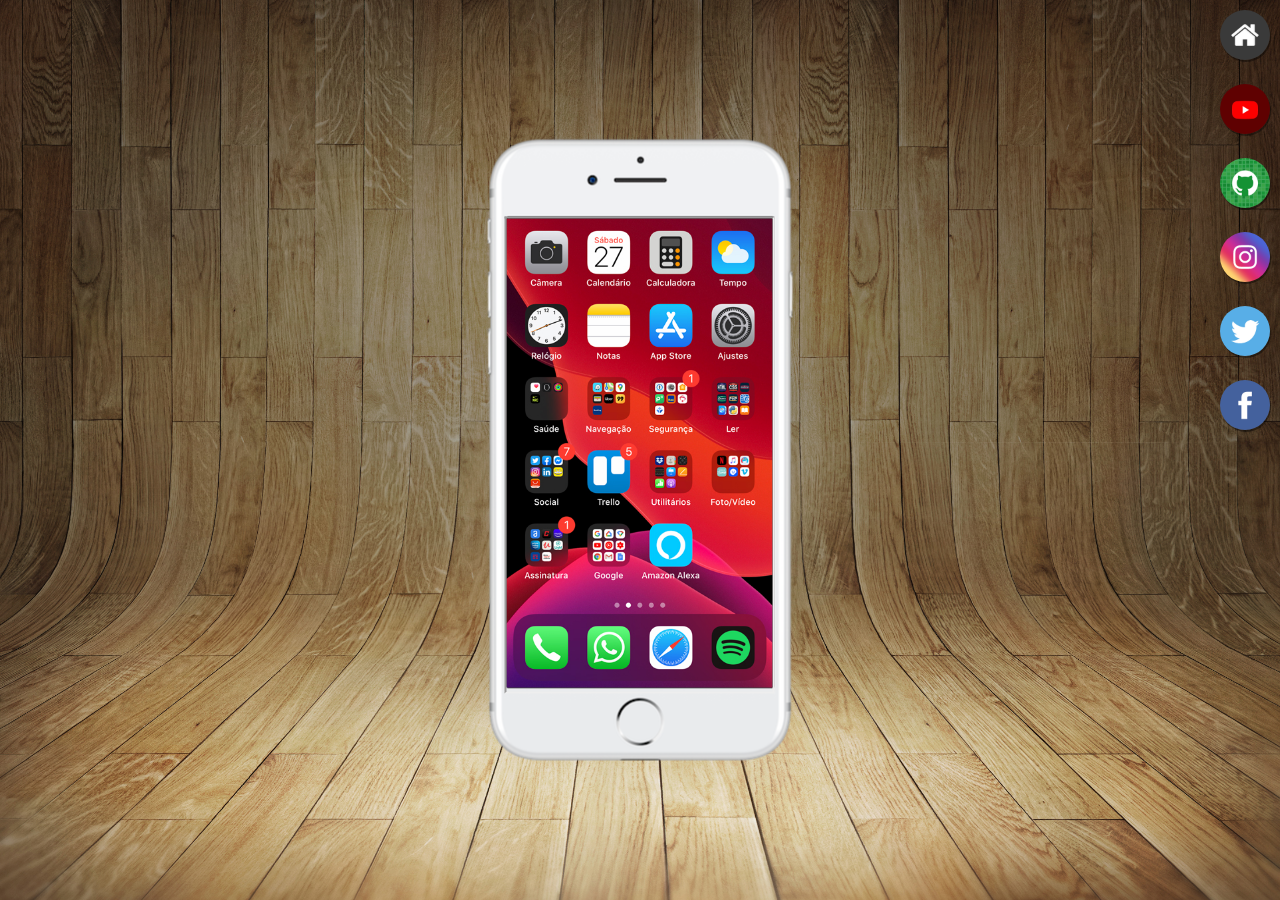
<file: index.html>
<!DOCTYPE html>
<html lang="pt-br">
<head>
    <meta charset="UTF-8">
    <meta name="viewport" content="width=device-width, initial-scale=1.0">
    <title>Redes Sociais</title>
    <link rel="stylesheet" href="style.css">
</head>
<body>
    
    <main>
        <section id="celular">
            <iframe src="home.html" name="tela" id="tela">
            </iframe>              
        </section>
        <article class="link">
            <a href="home.html" target="tela"><img src="imagens/logo-home.jpg" alt="image.jpg" class="circulo"> <br></a>
            <a href="paginas/youtube.html" target="tela"><img src="imagens/logo-youtube.jpg" alt="image.jpg" class="circulo"><br></a>
            <a href="paginas/github.html" target="tela"><img src="imagens/logo-github.jpg" alt="image.jpg" class="circulo"><br></a>
            <a href="paginas/instagram.html" target="tela"><img src="imagens/logo-instagram.jpg" alt="image.jpg" class="circulo"><br></a>
            <a href="paginas/twitter.html" target="tela"><img src="imagens/logo-twitter.jpg" alt="image.jpg" class="circulo"><br></a>
            <a href="paginas/facebook.html" target="tela"><img src="imagens/logo-facebook.jpg" alt="image.jpg" class="circulo"></a>
        </article>
    </main>
    
</body>
</html>
</file>
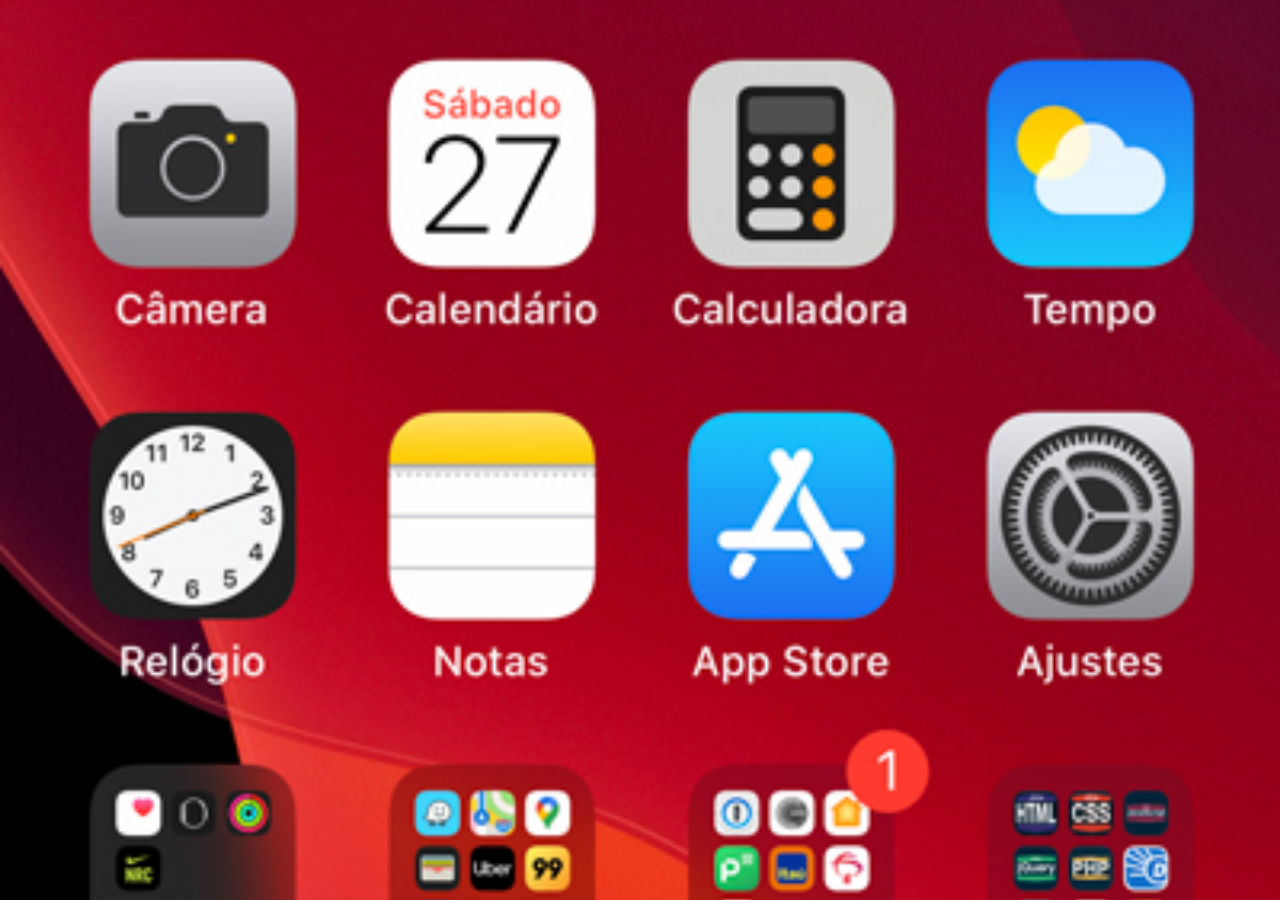
<file: home.html>
<!DOCTYPE html>
<html lang="pt-br">
<head>
    <meta charset="UTF-8">
    <meta name="viewport" content="width=device-width, initial-scale=1.0">
    <title>Home</title>
    <style>
        body {
            background-image: url(imagens/tela-home.jpg);
            background-repeat: no-repeat;
            background-size: 100%, 100%;
        }
    </style>
</head>
<body>
</body>
</html>
</file>
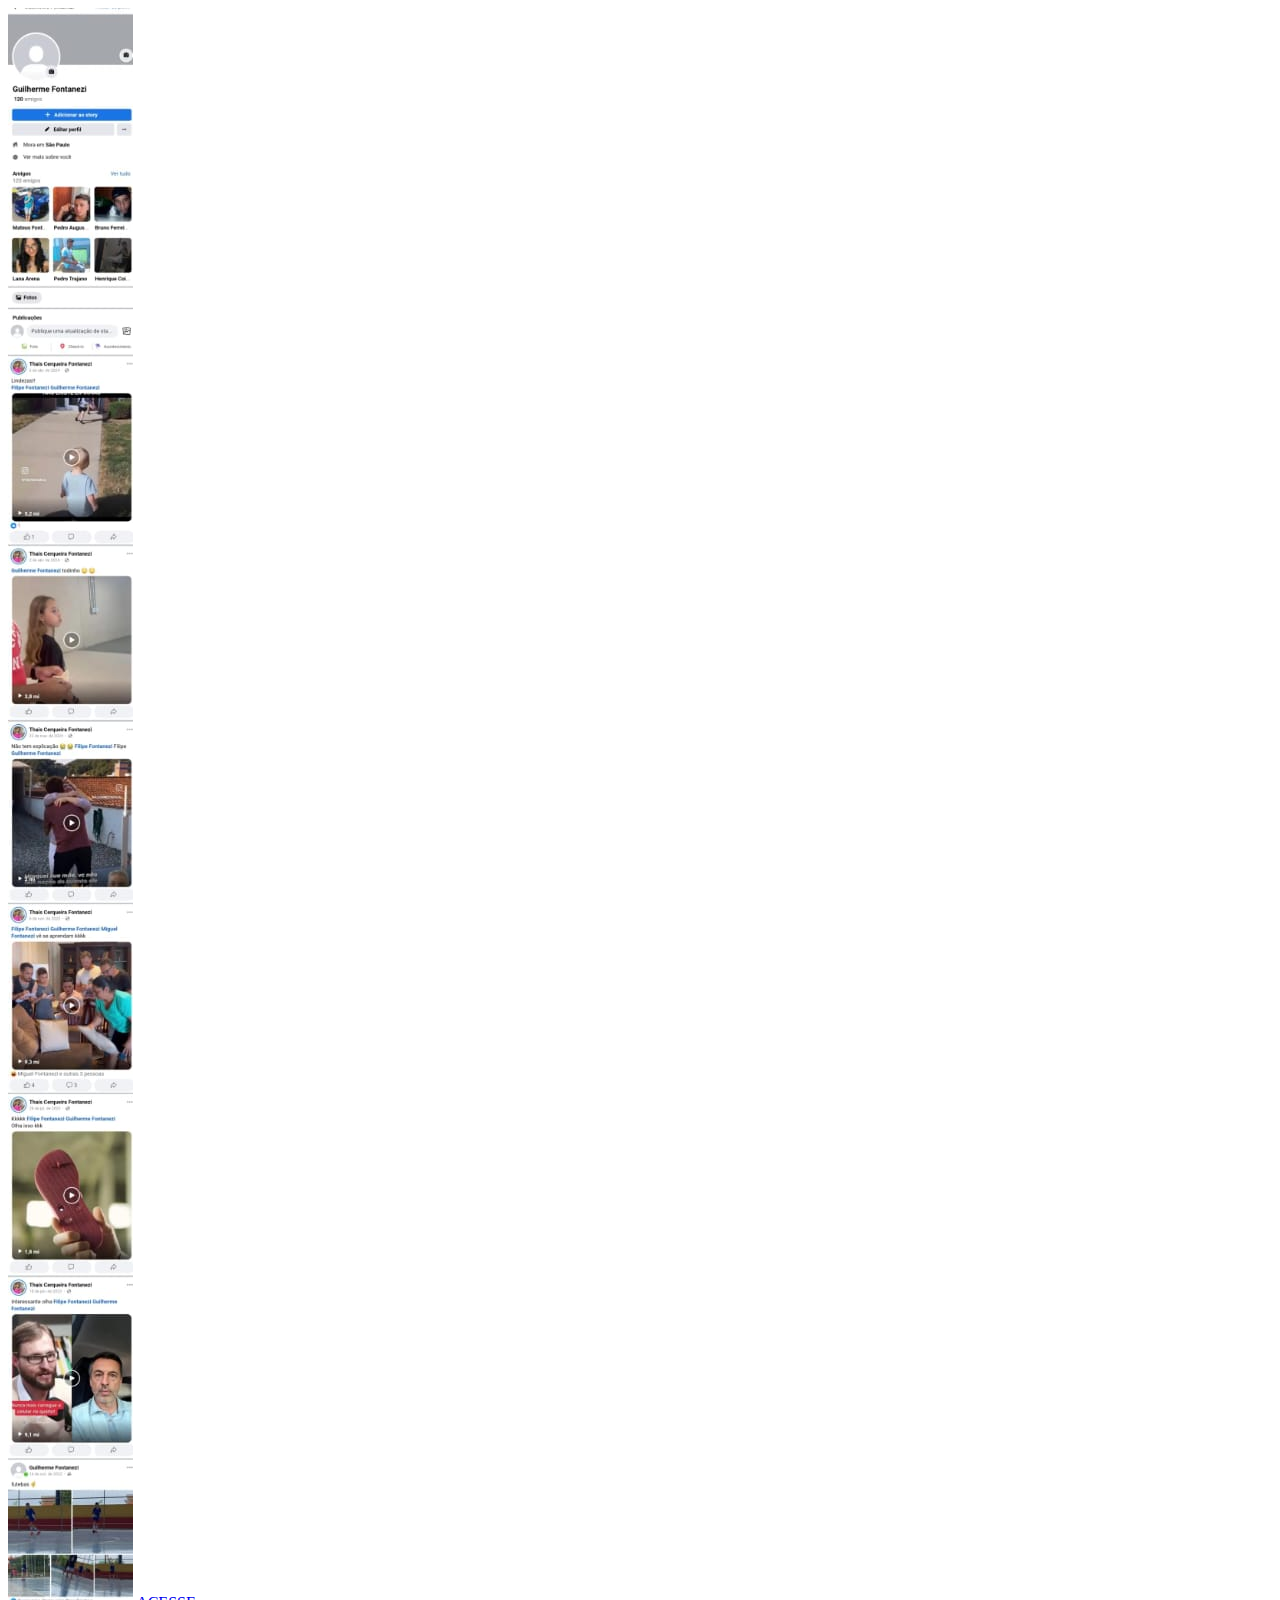
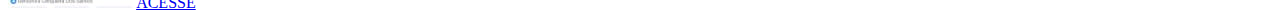
<file: paginas/facebook.html>
<!DOCTYPE html>
<html lang="pt-br">
<head>
    <meta charset="UTF-8">
    <meta name="viewport" content="width=device-width, initial-scale=1.0">
    <title>facebook</title>
</head>
<body>
    <img src="../imagens/facebook.jpg" alt="facebook">
    <a href="https://www.facebook.com/profile.php?id=100008644662186&locale=pt_BR" target="_blank">ACESSE</a>
</body>
</html>
</file>
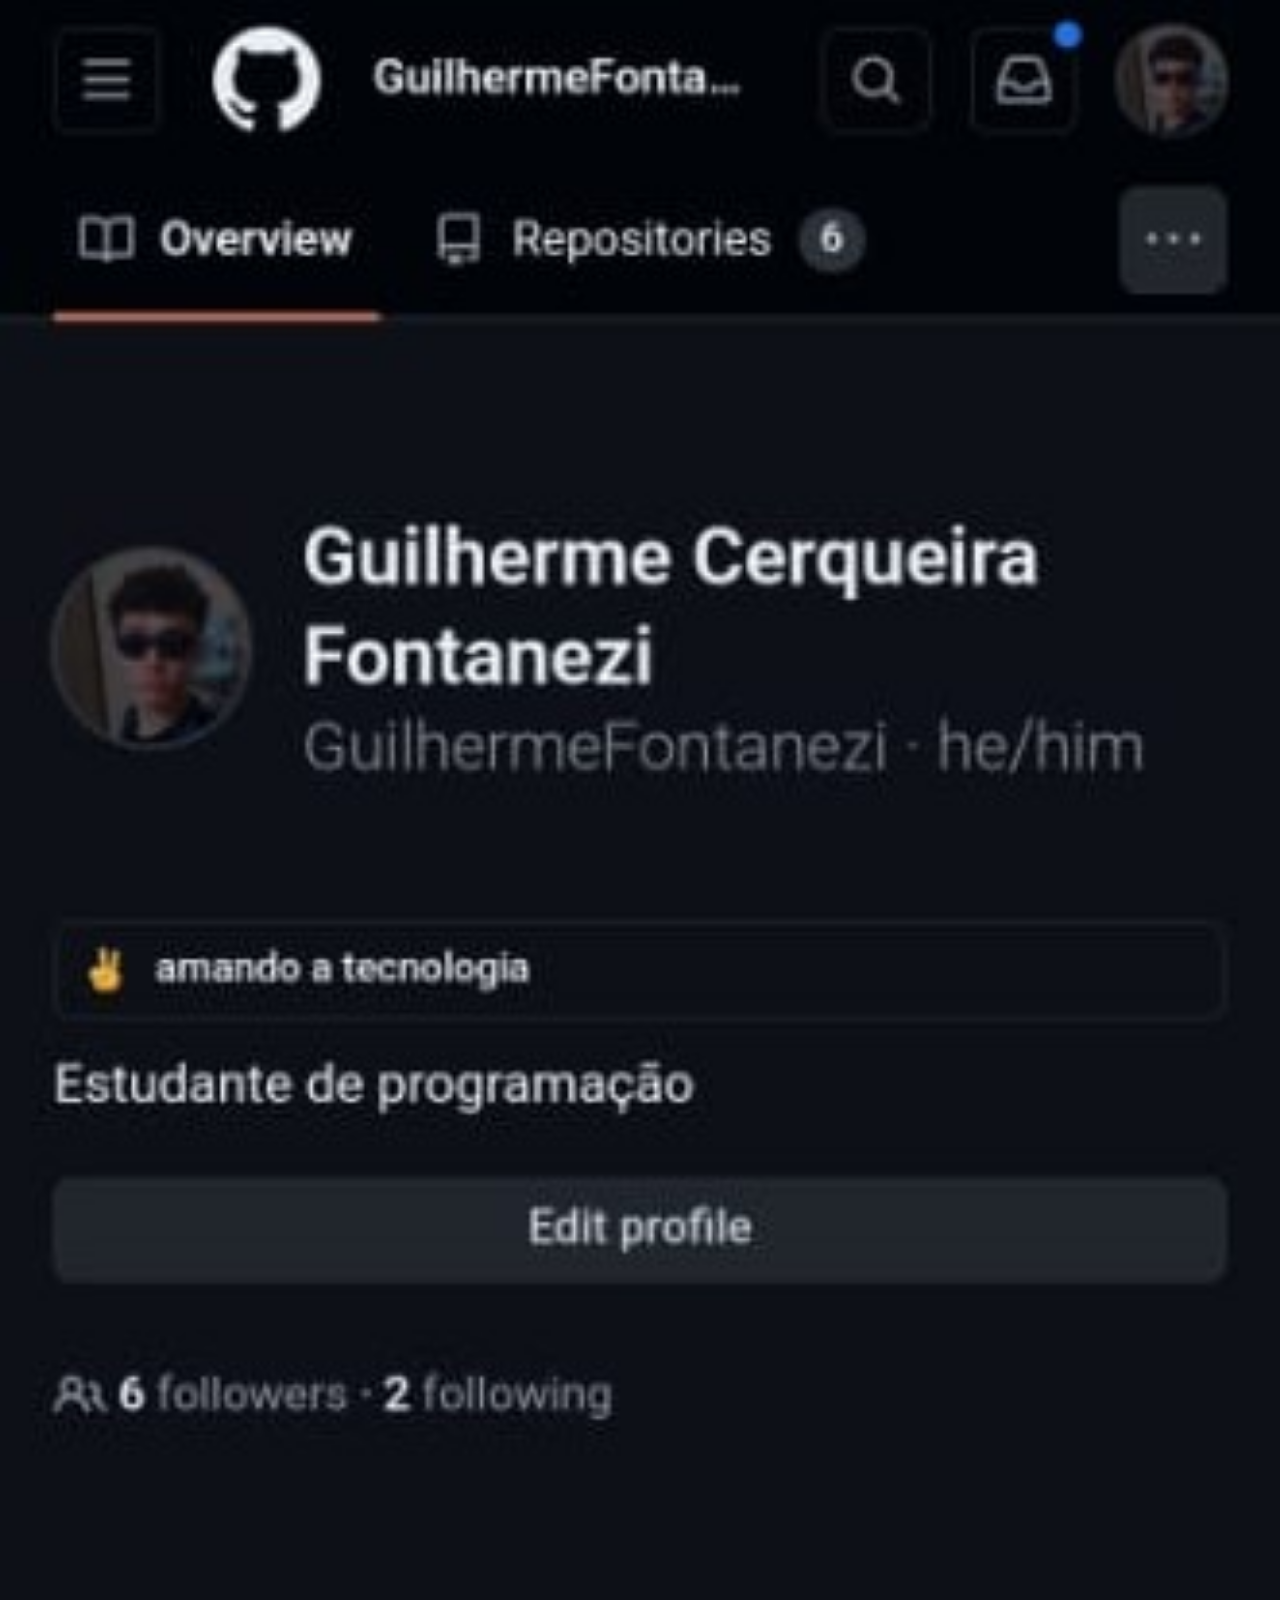
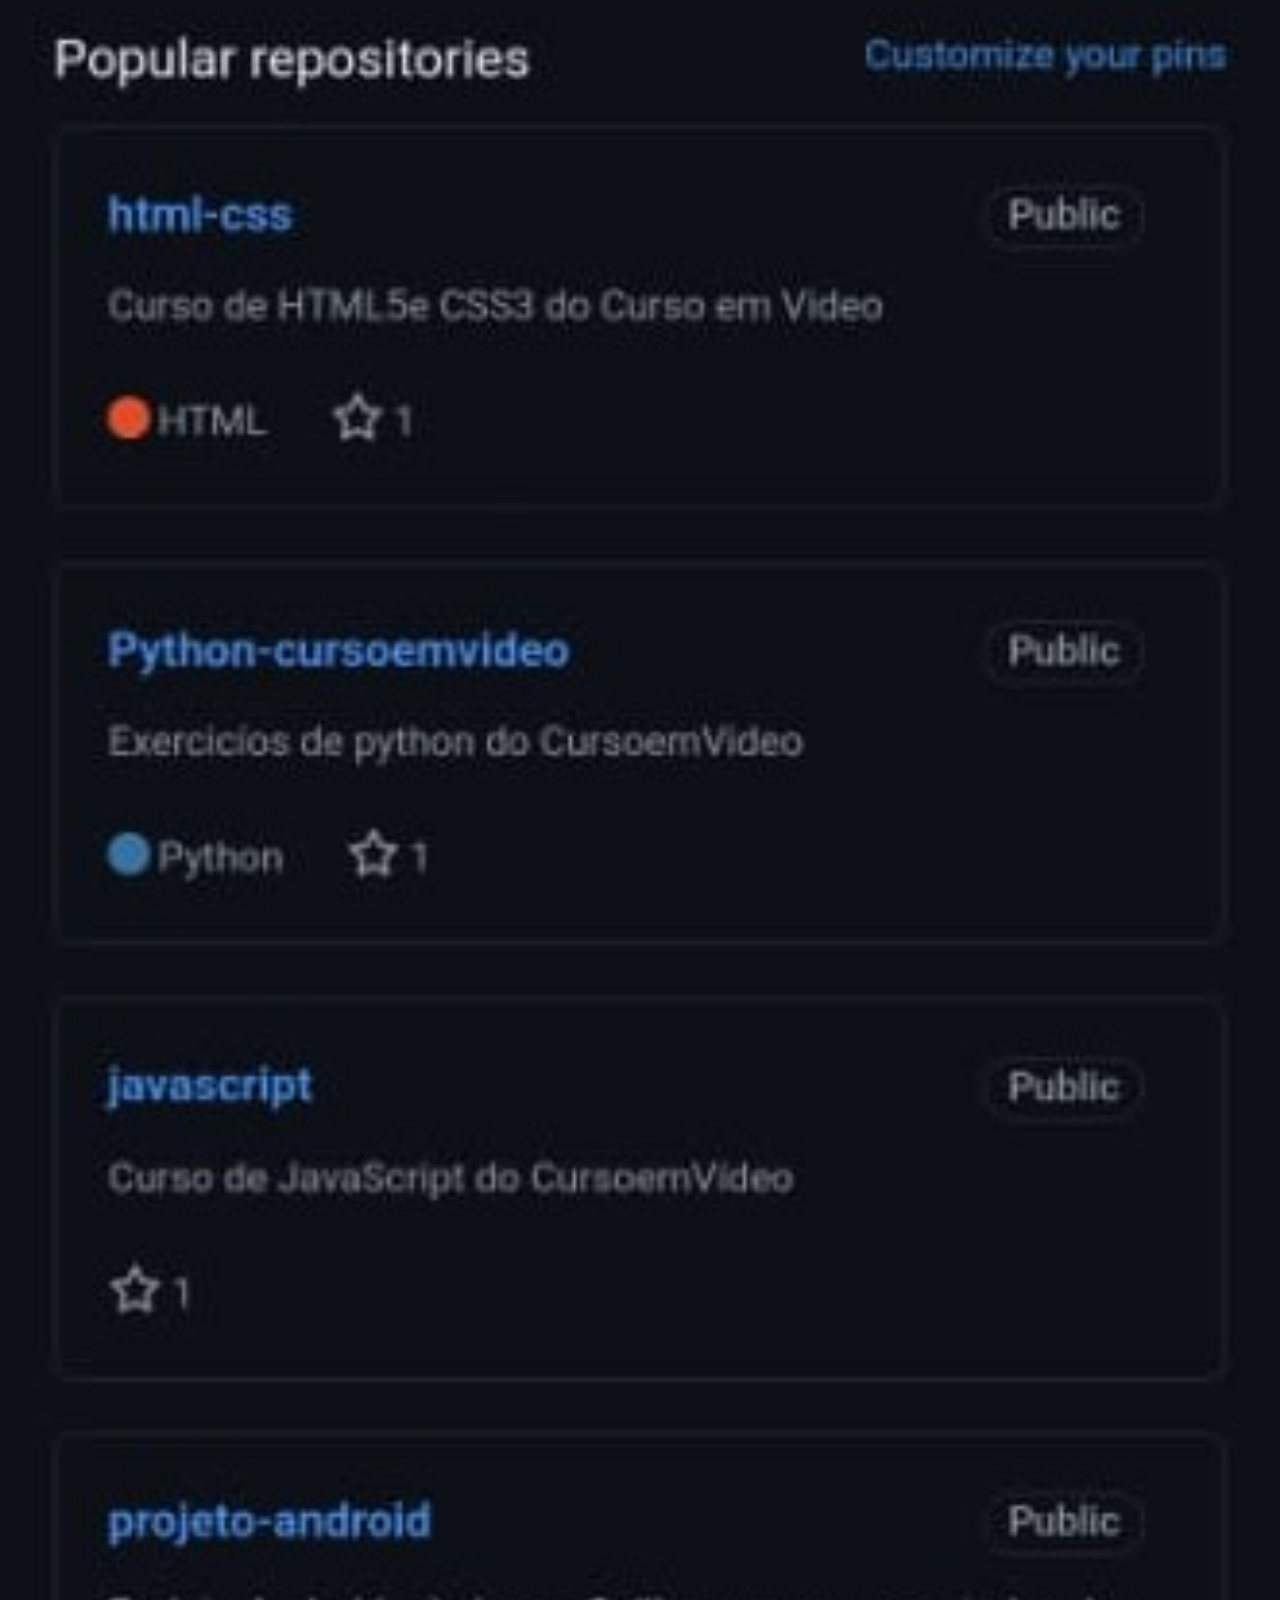
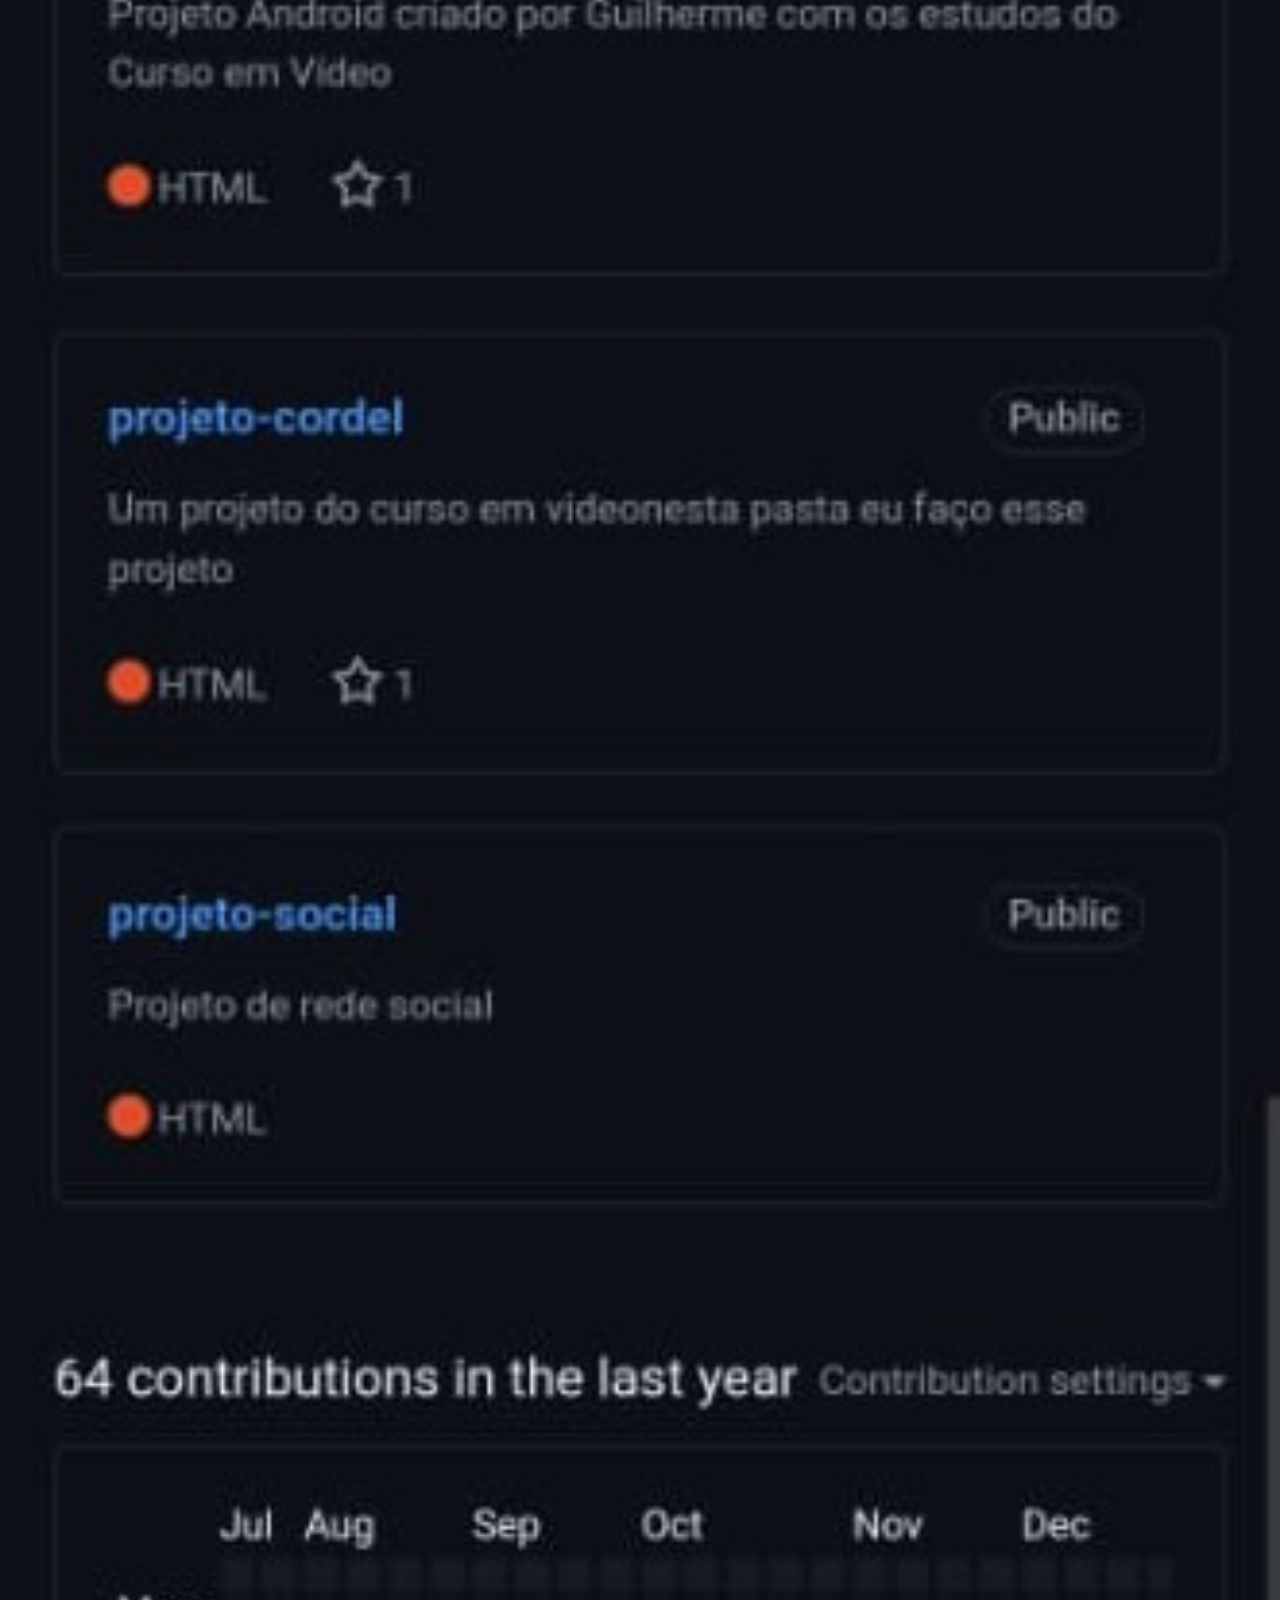
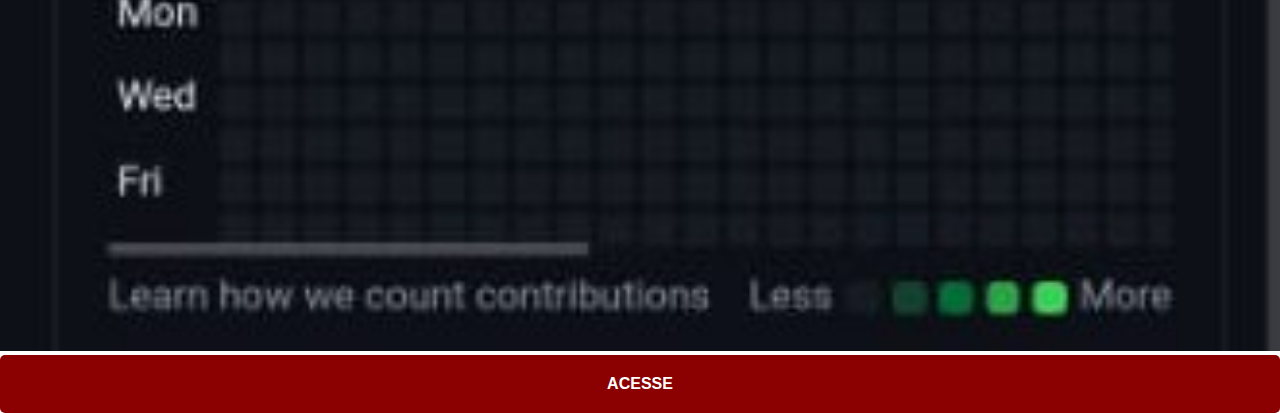
<file: paginas/github.html>
<!DOCTYPE html>
<html lang="pt-br">
<head>
    <meta charset="UTF-8">
    <meta name="viewport" content="width=device-width, initial-scale=1.0">
    <title>github</title>
    <link rel="stylesheet" href="sociais.css">
</head>
<body>
    <img src="../imagens/github.jpg" alt="github">
    <a href="https://github.com/guilhermefontanezi/">ACESSE</a>
</body>
</html>
</file>
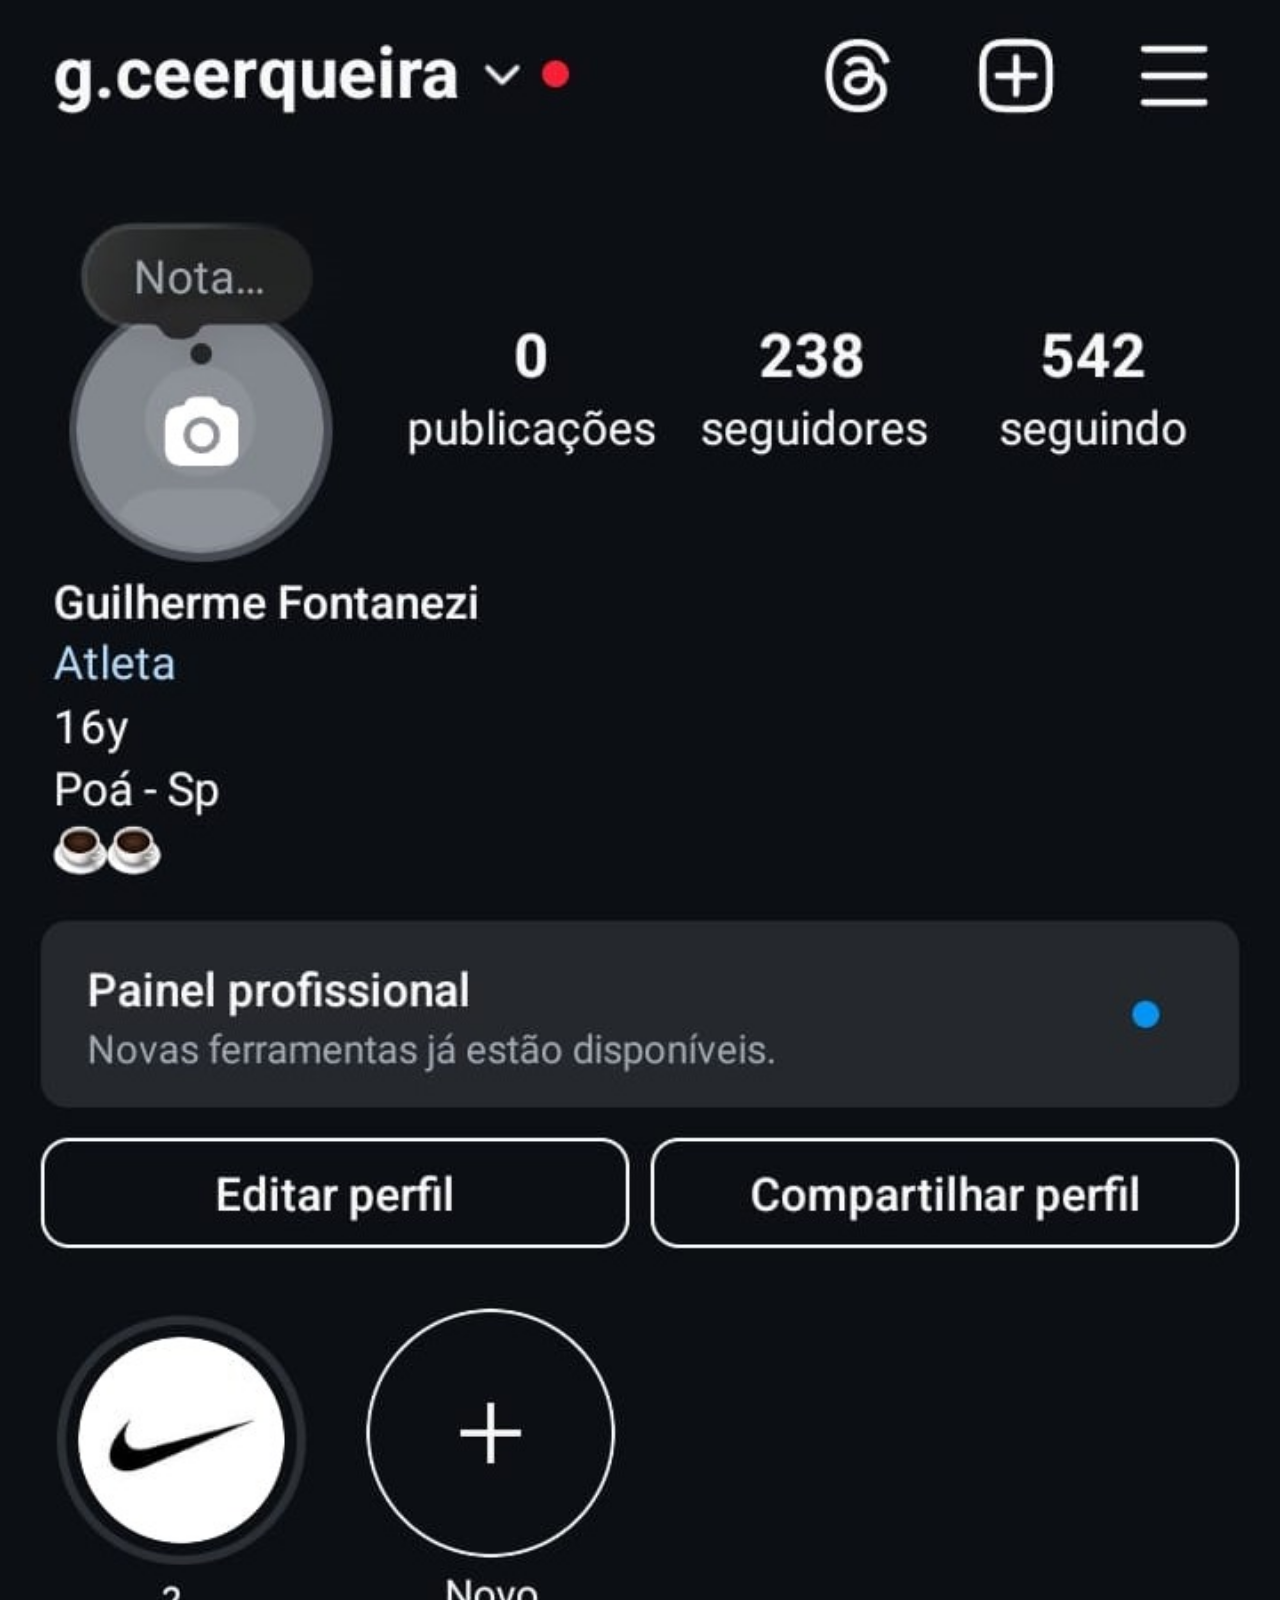
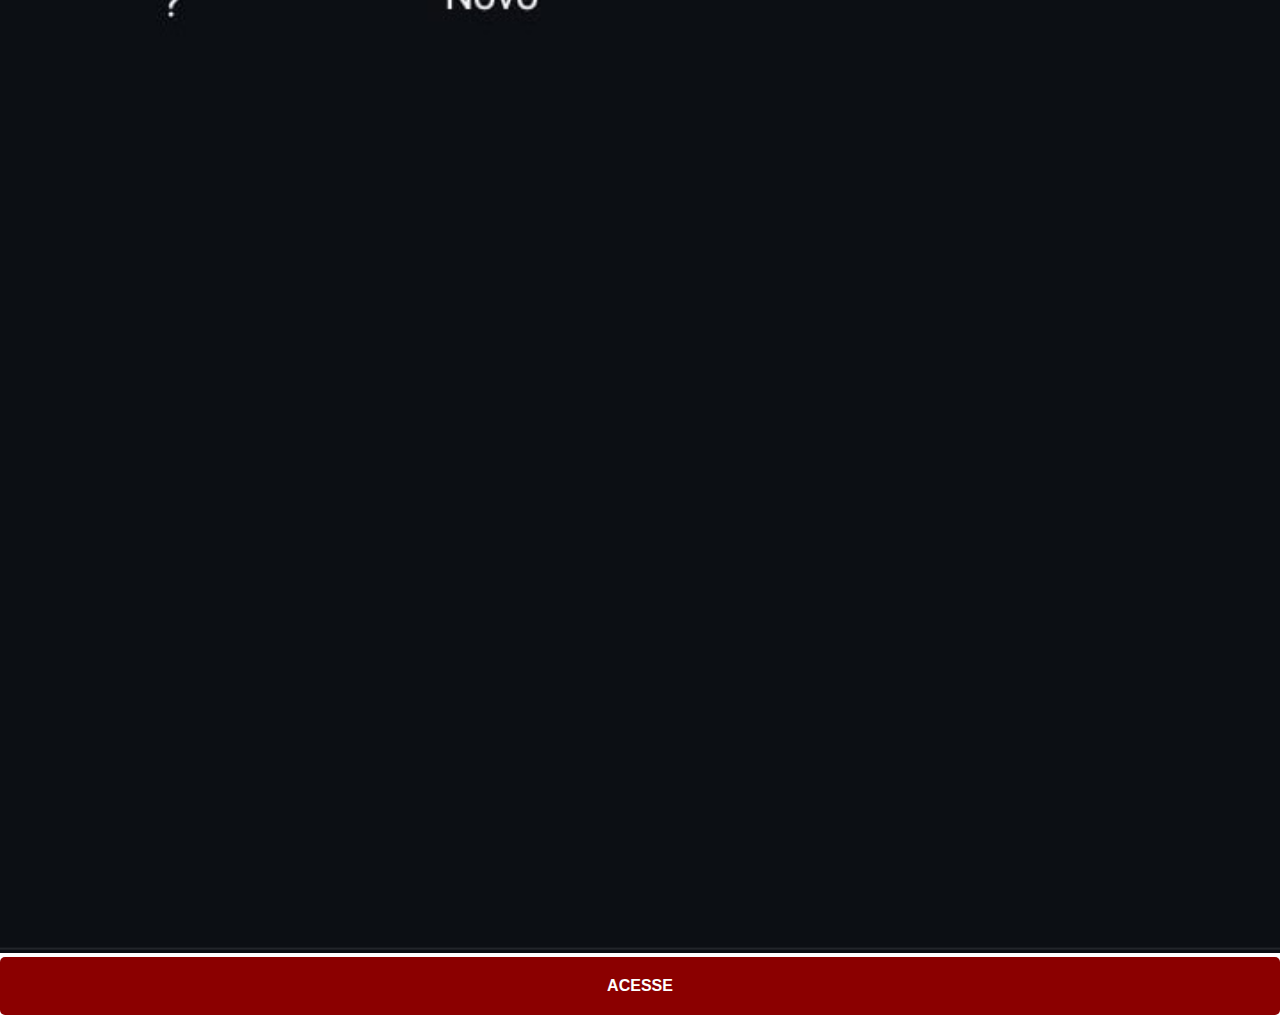
<file: paginas/instagram.html>
<!DOCTYPE html>
<html lang="pt-br">
<head>
    <meta charset="UTF-8">
    <meta name="viewport" content="width=device-width, initial-scale=1.0">
    <title>instagram</title>
    <link rel="stylesheet" href="sociais.css">
</head>
<body>
    <img src="../imagens/Instagram.jpg" alt="instagram">
    <a href="https://www.instagram.com/g.ceerqueira/" target="_blank">ACESSE</a>
</body>
</html>
</file>
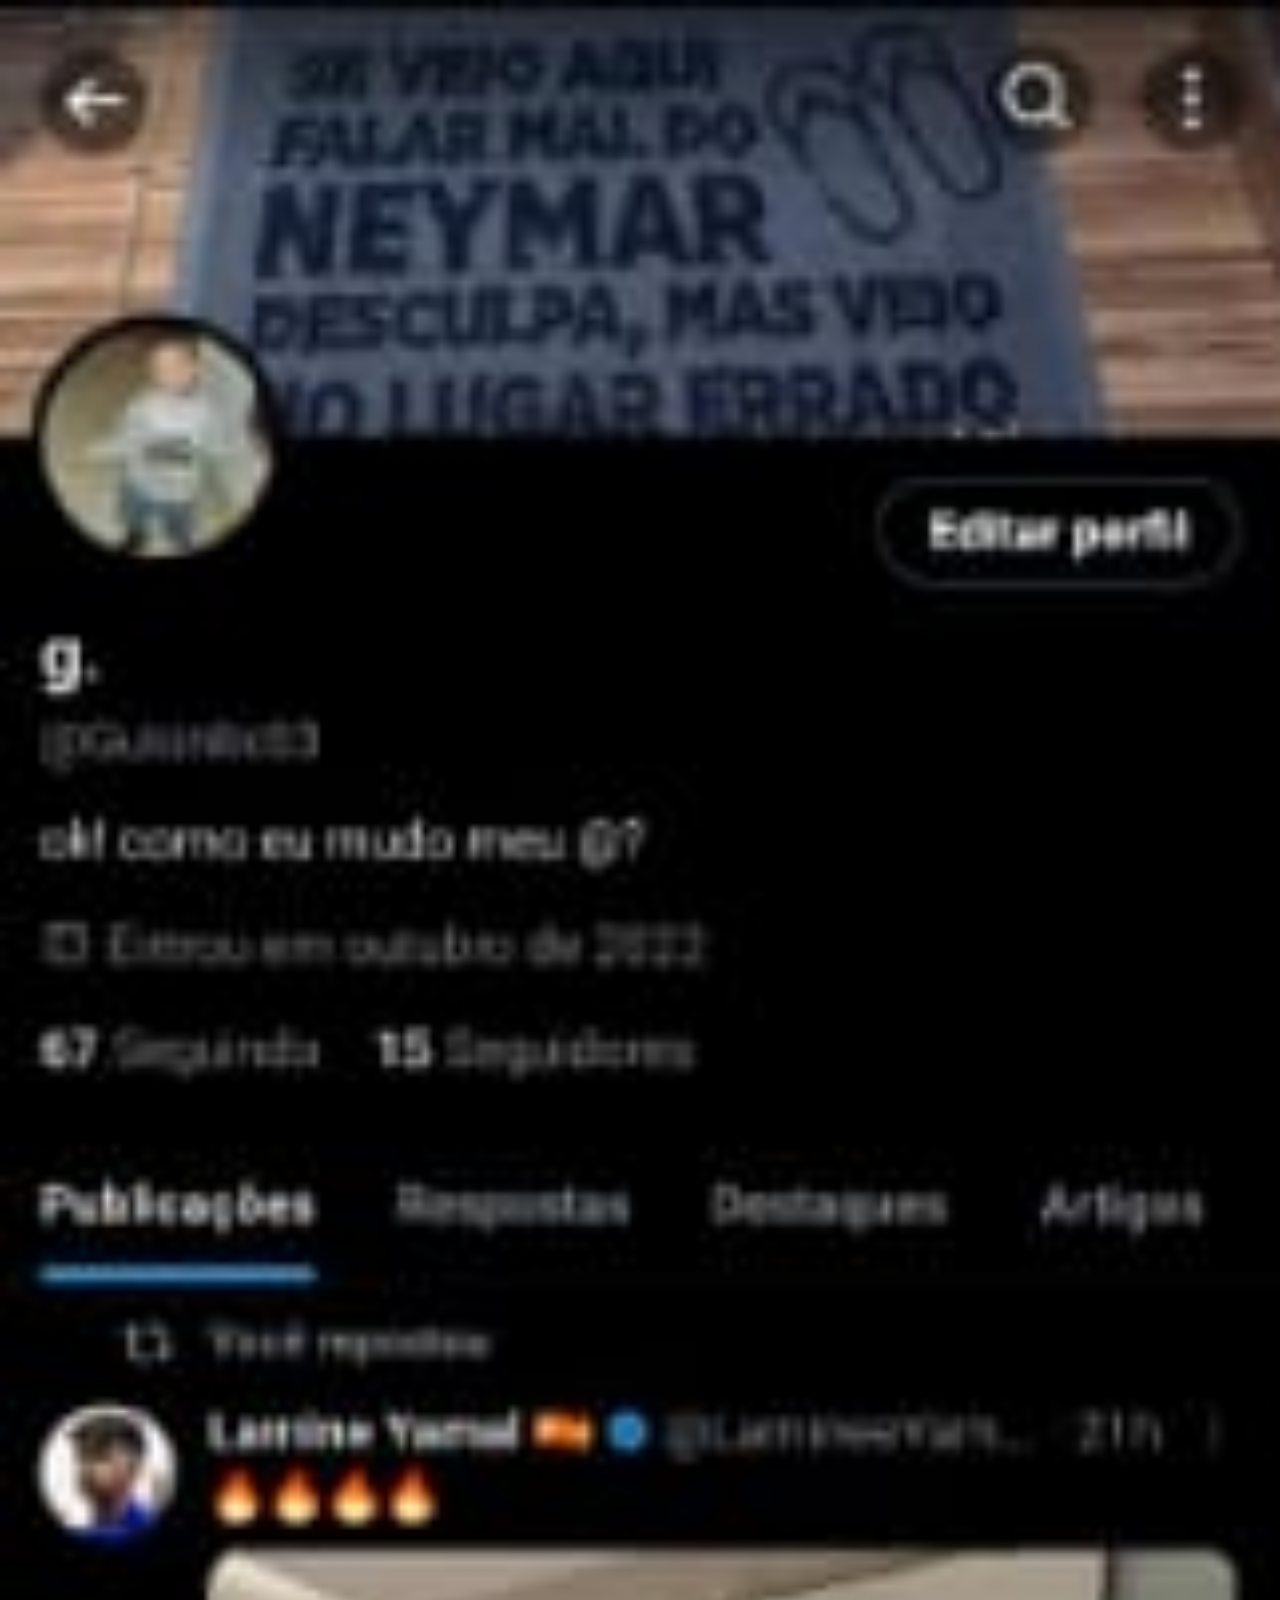
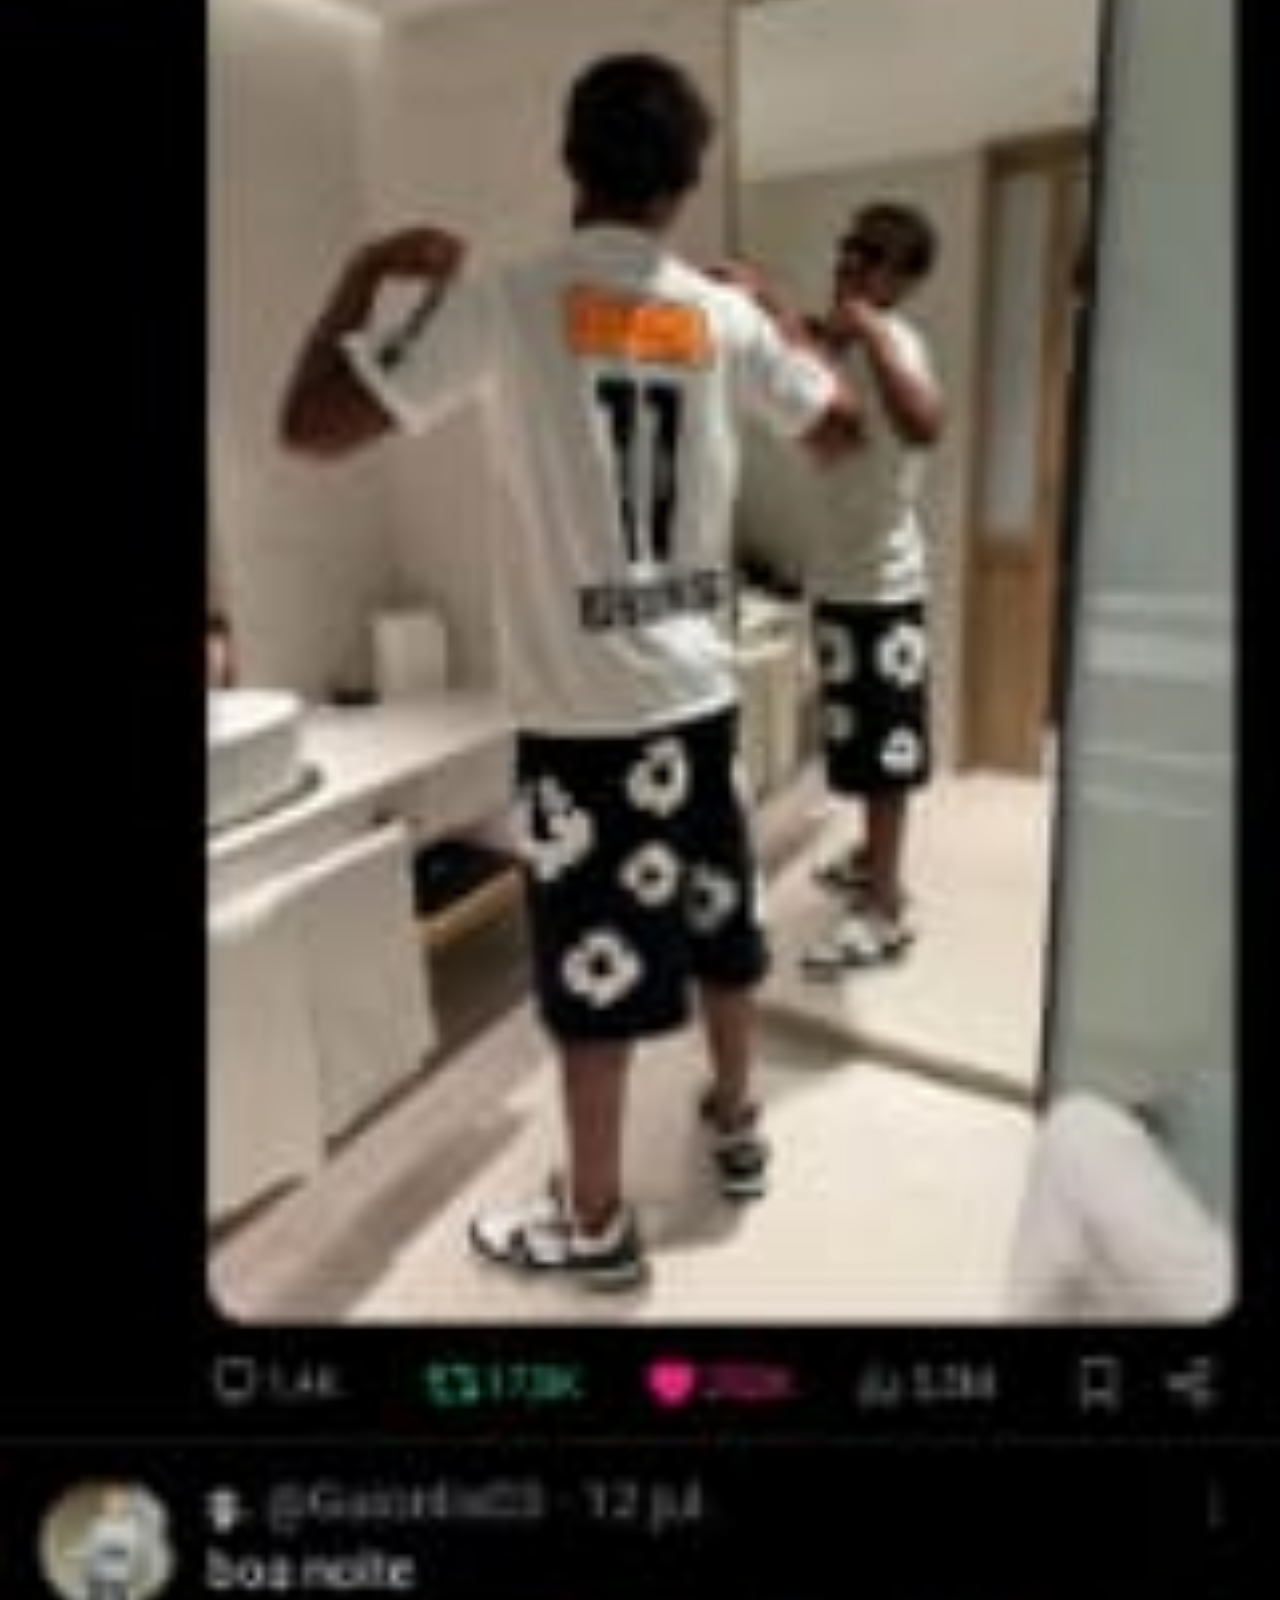
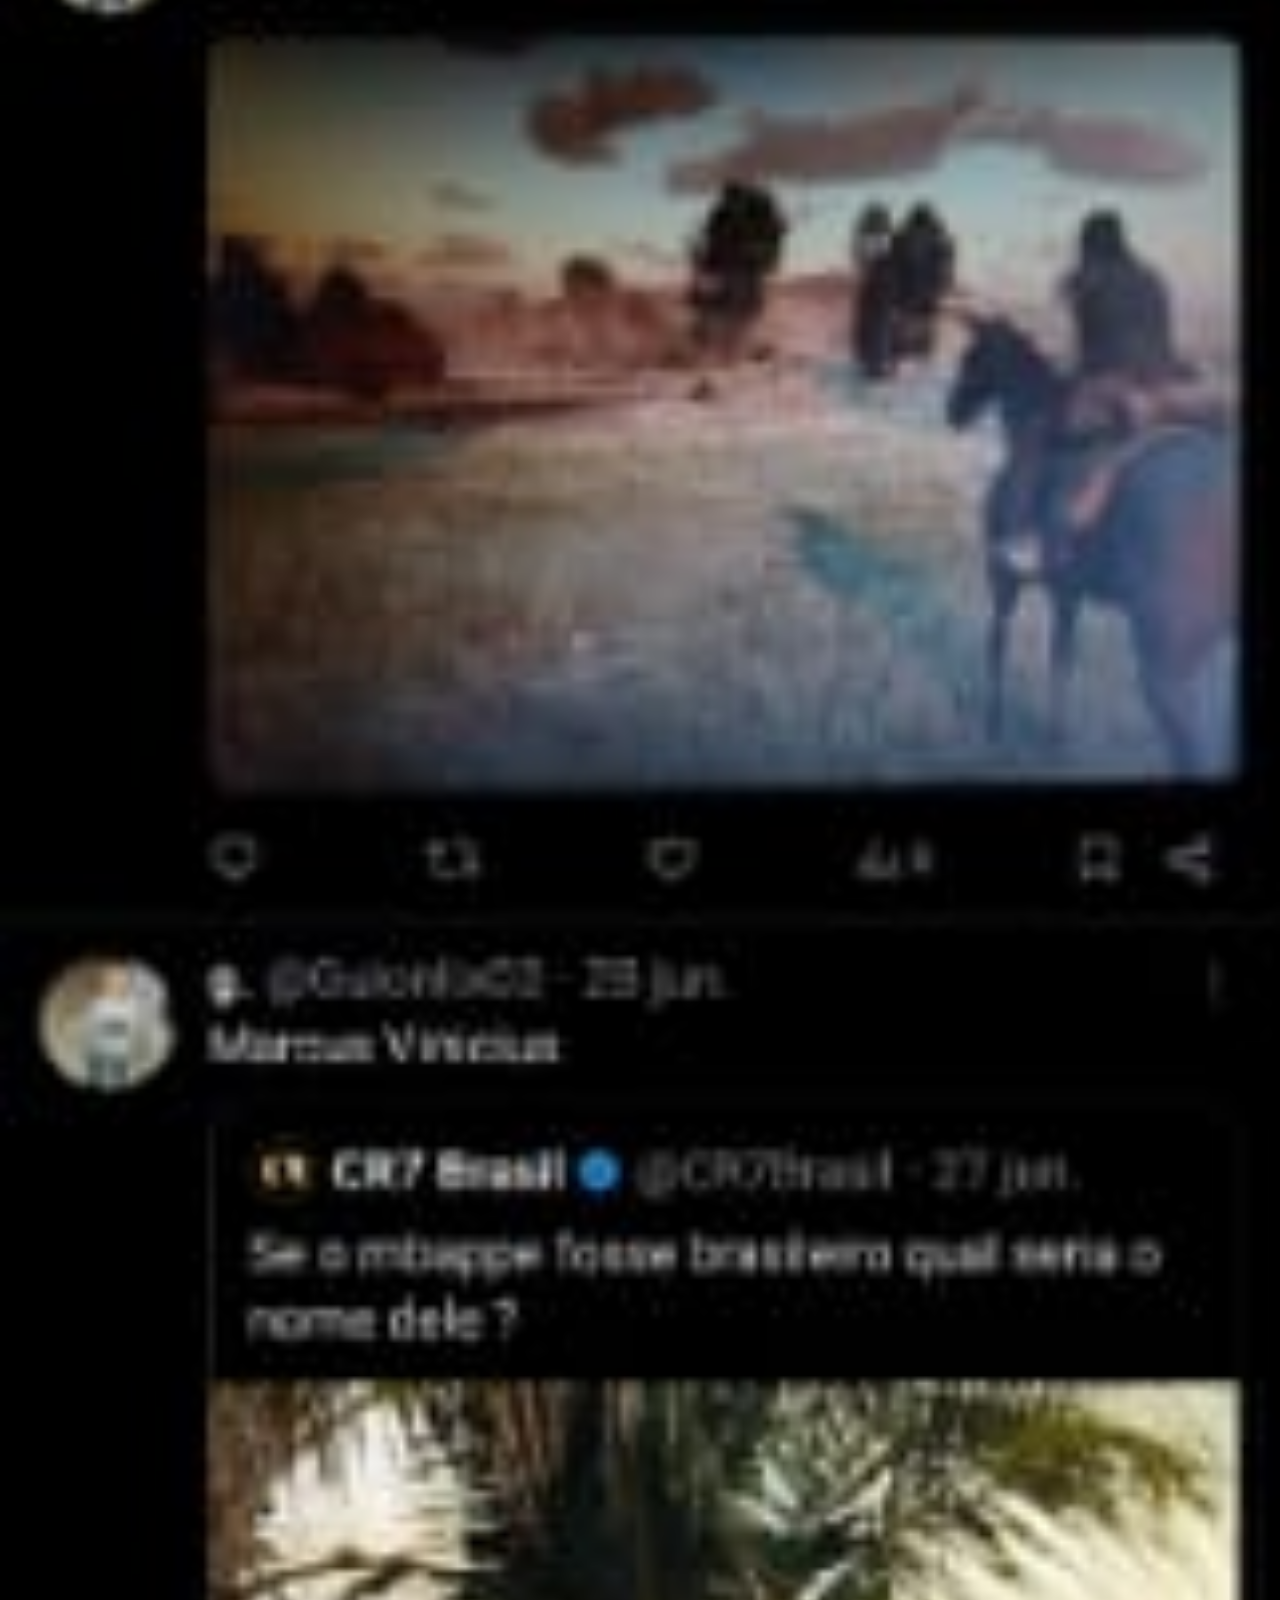
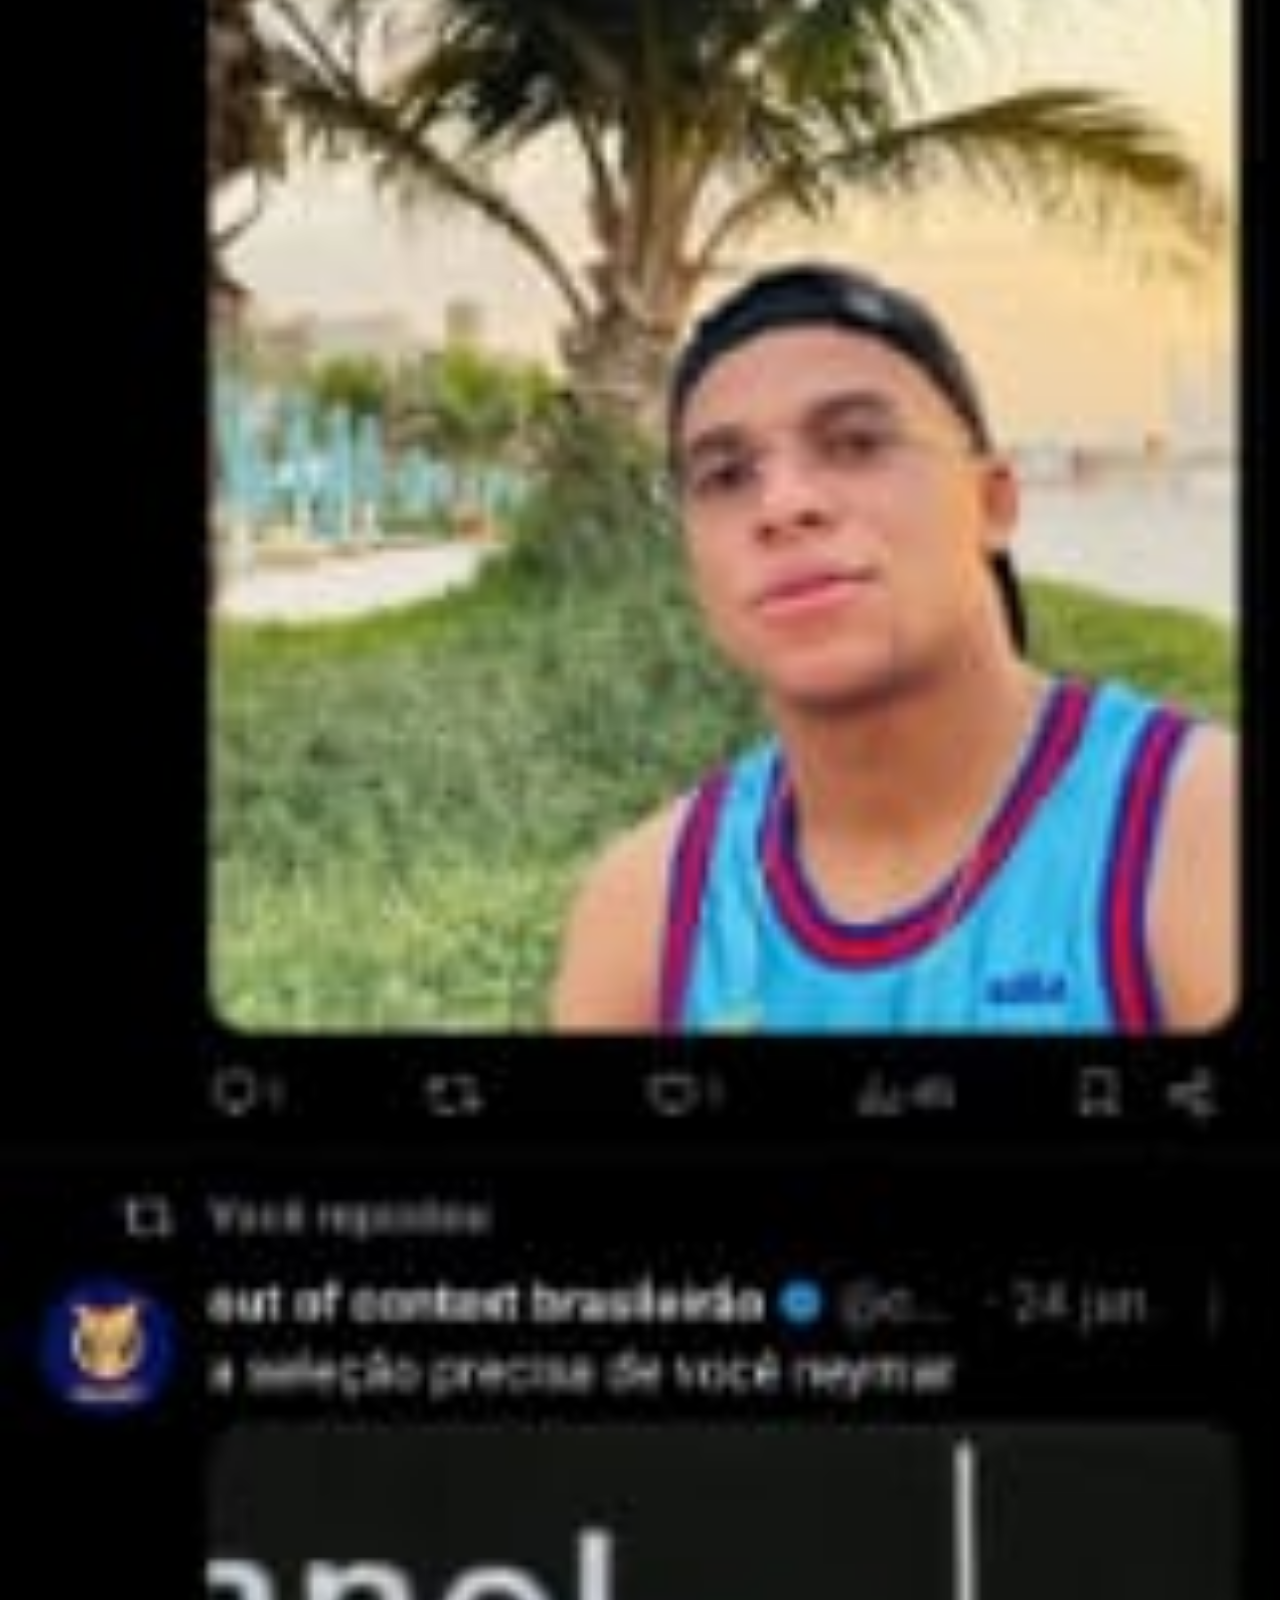
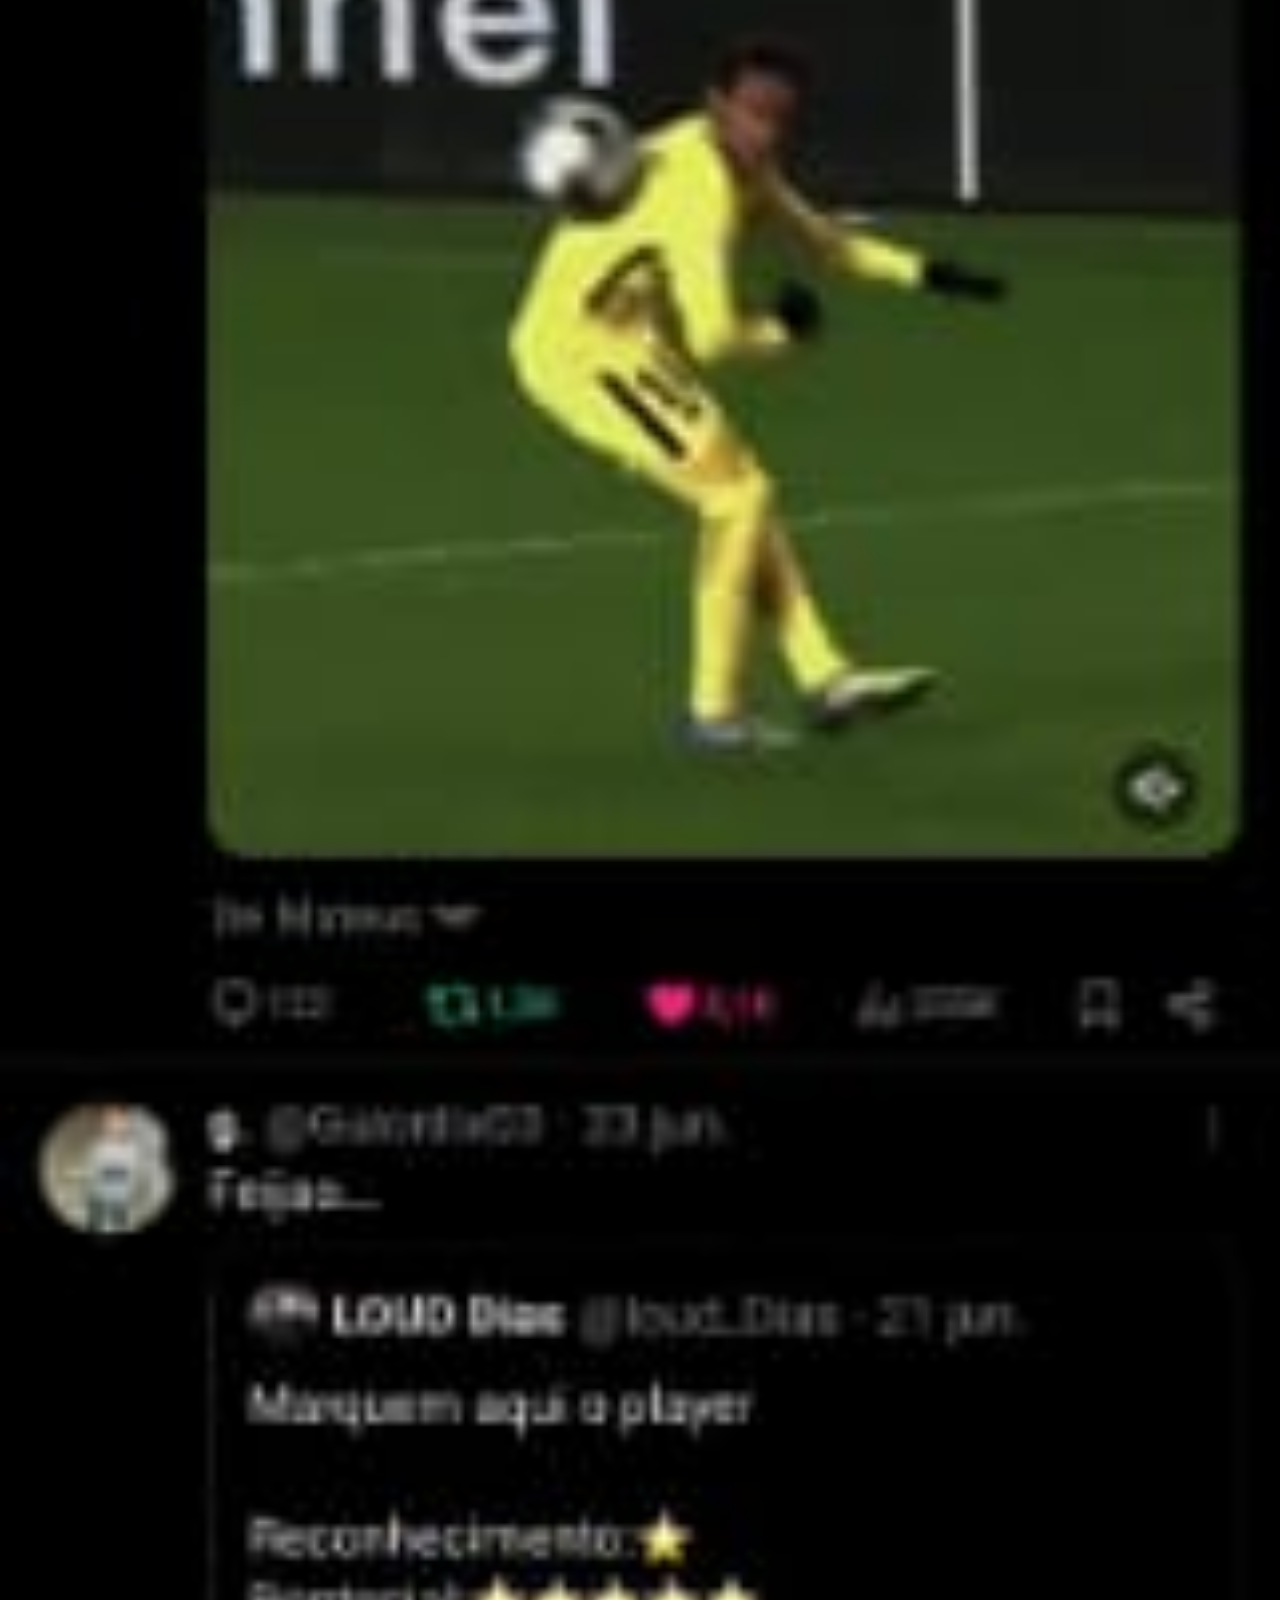
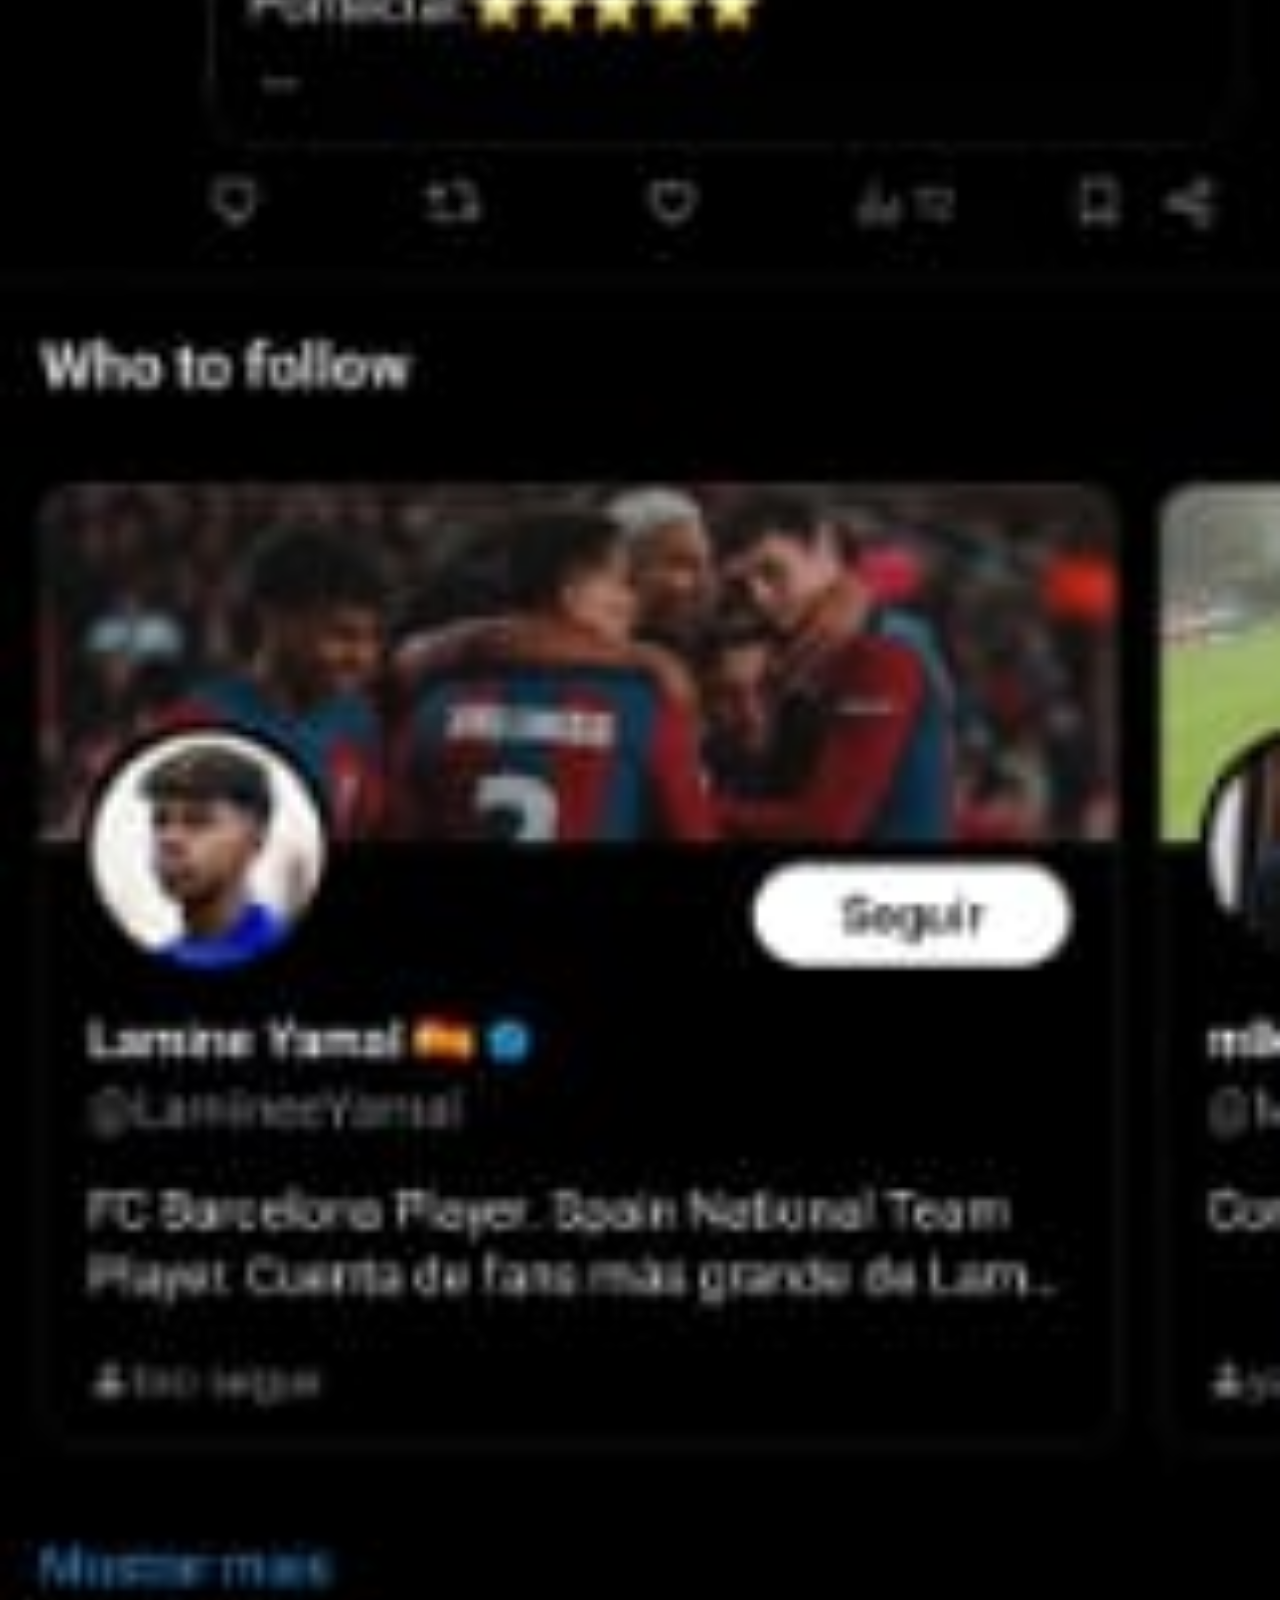
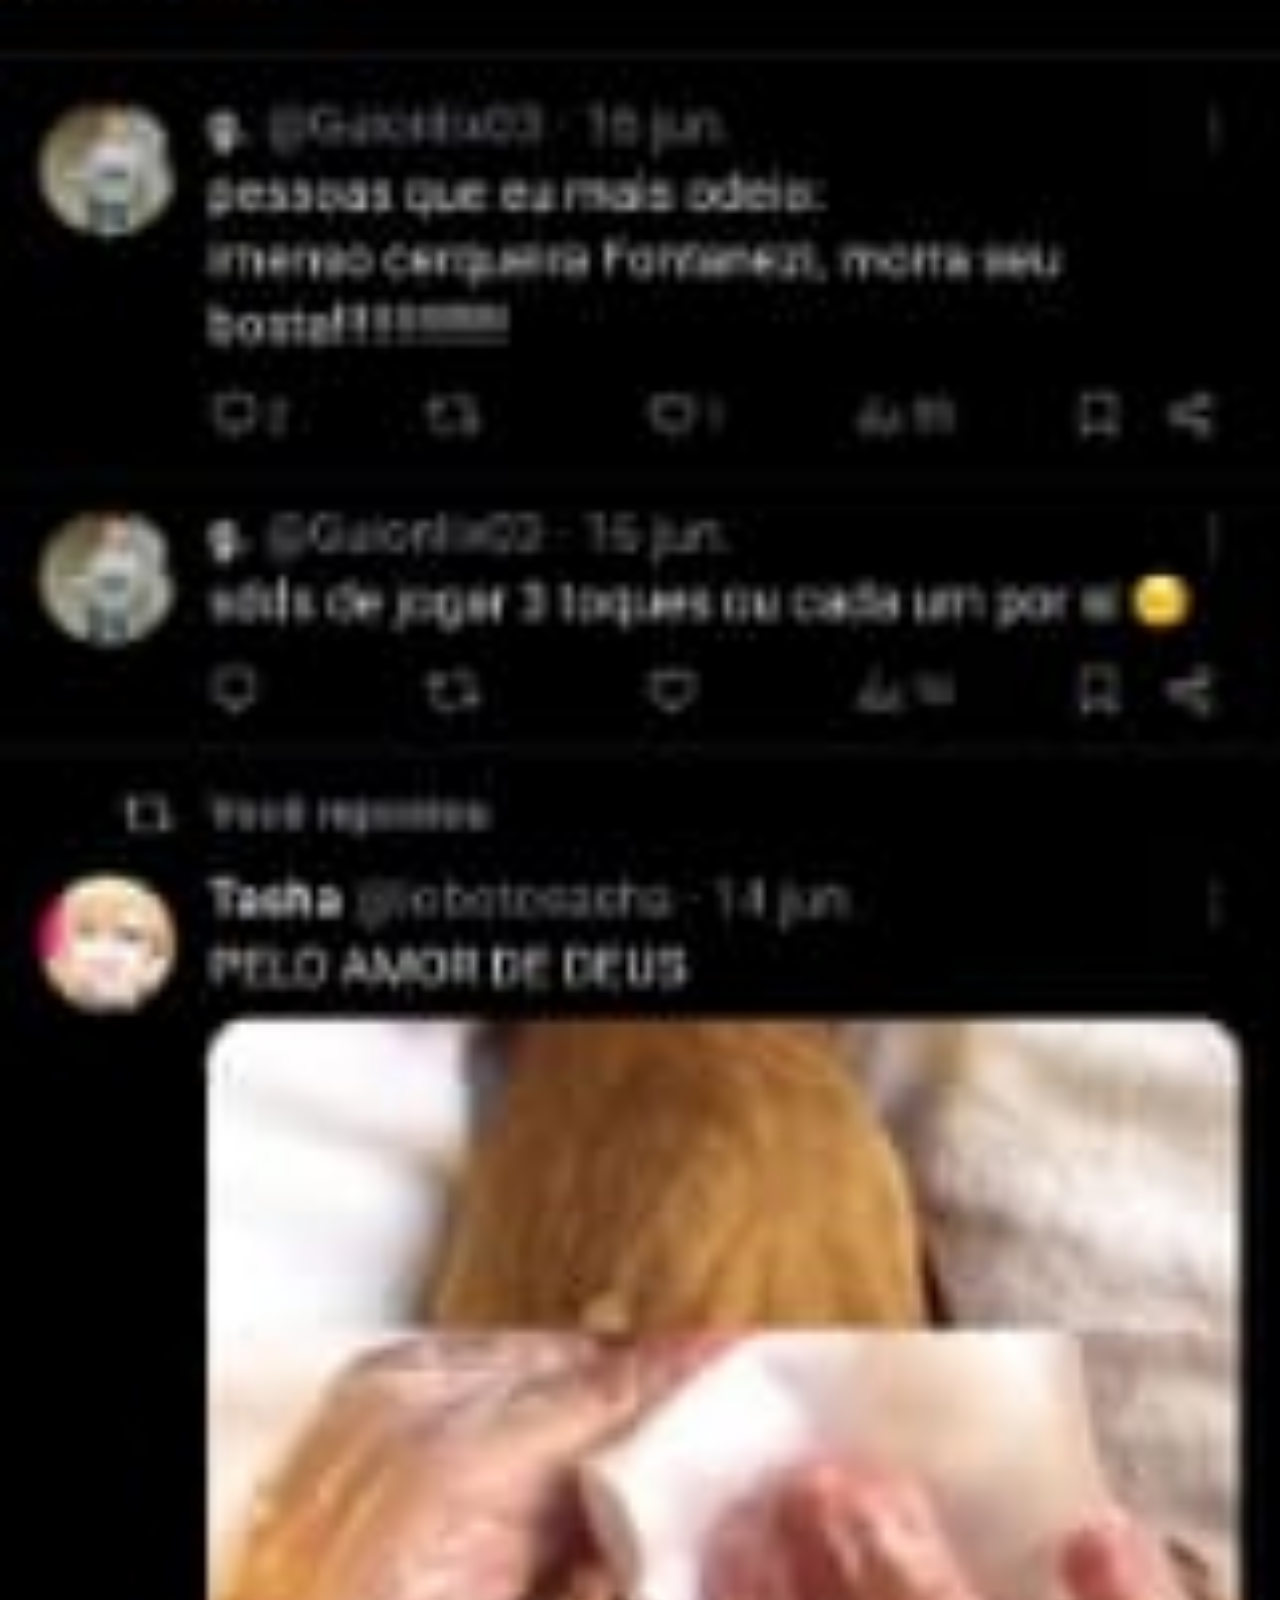
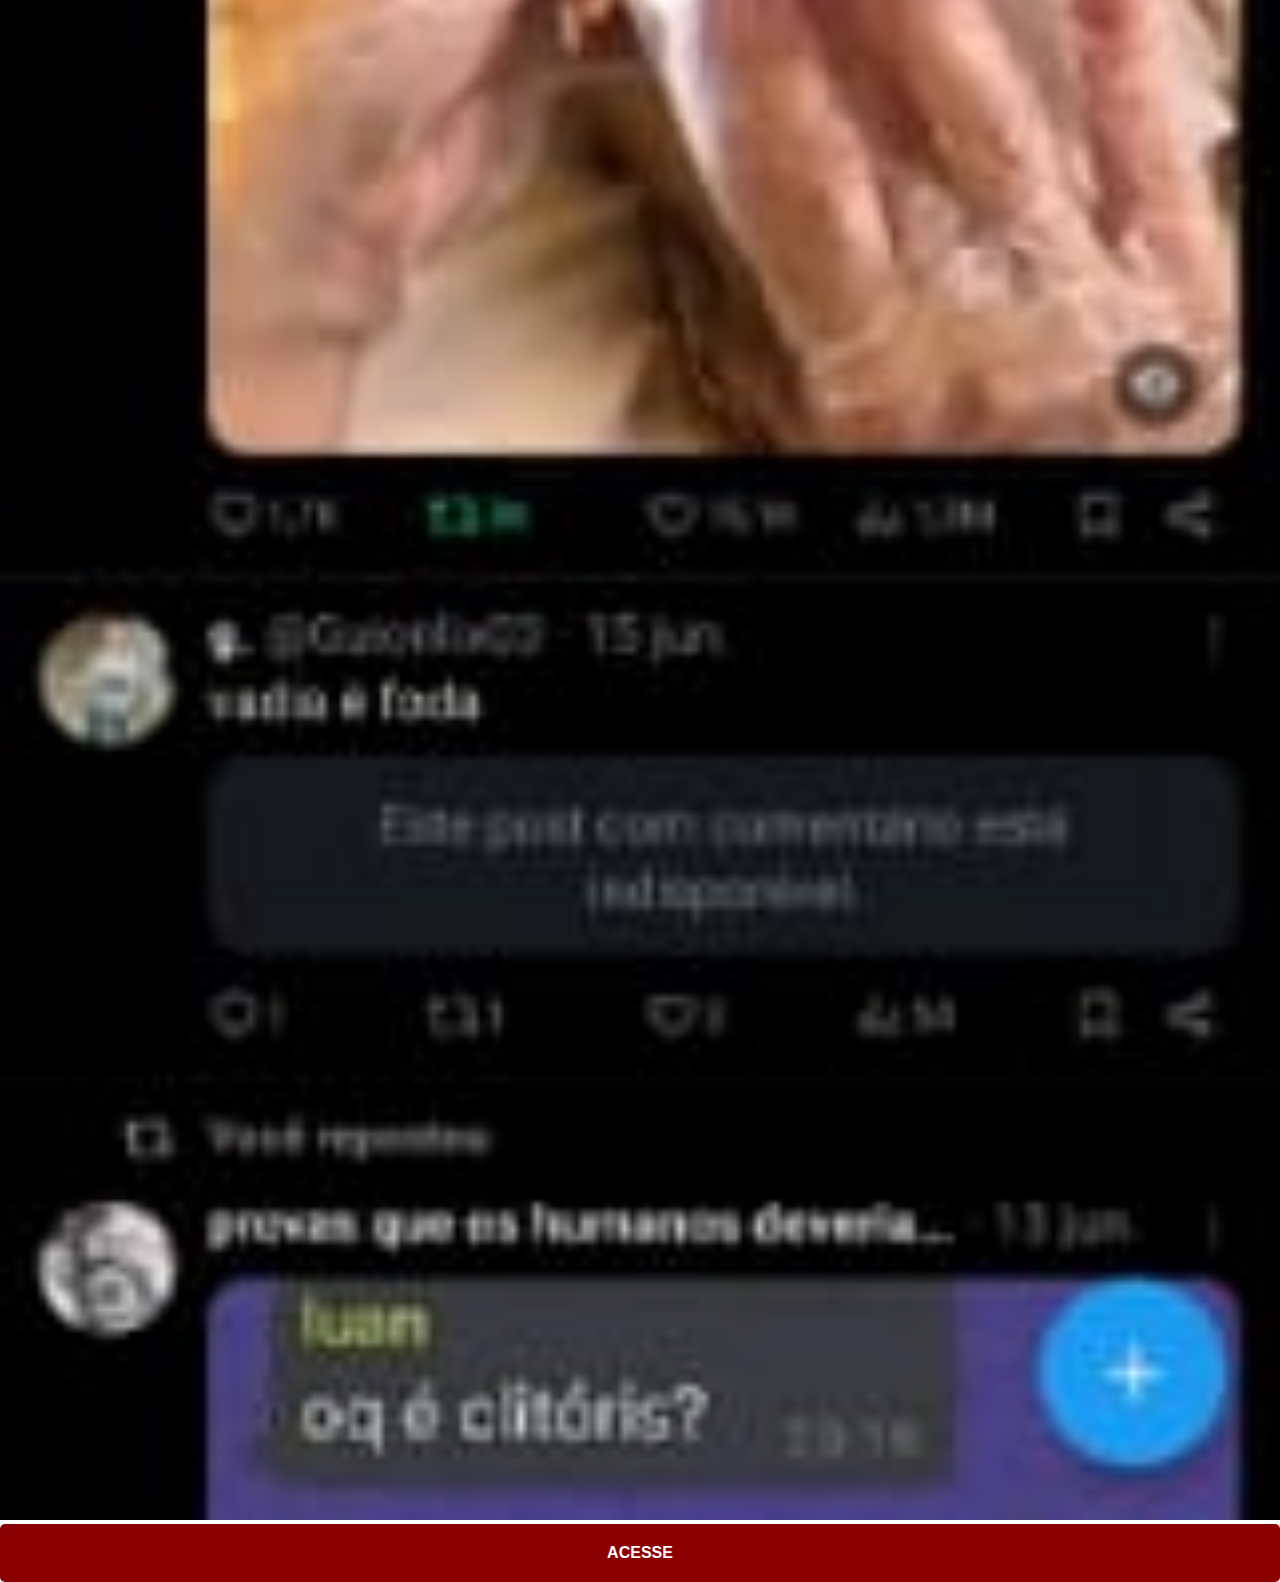
<file: paginas/twitter.html>
<!DOCTYPE html>
<html lang="pt-br">
<head>
    <meta charset="UTF-8">
    <meta name="viewport" content="width=device-width, initial-scale=1.0">
    <title>Twitter</title>
    <link rel="stylesheet" href="sociais.css">
</head>
<body>
    <img src="../imagens/twitter.jpg" alt="twitter">
    <a href="https://x.com/Guionlix03" target="_blank">ACESSE</a>
</body>
</html>
</file>
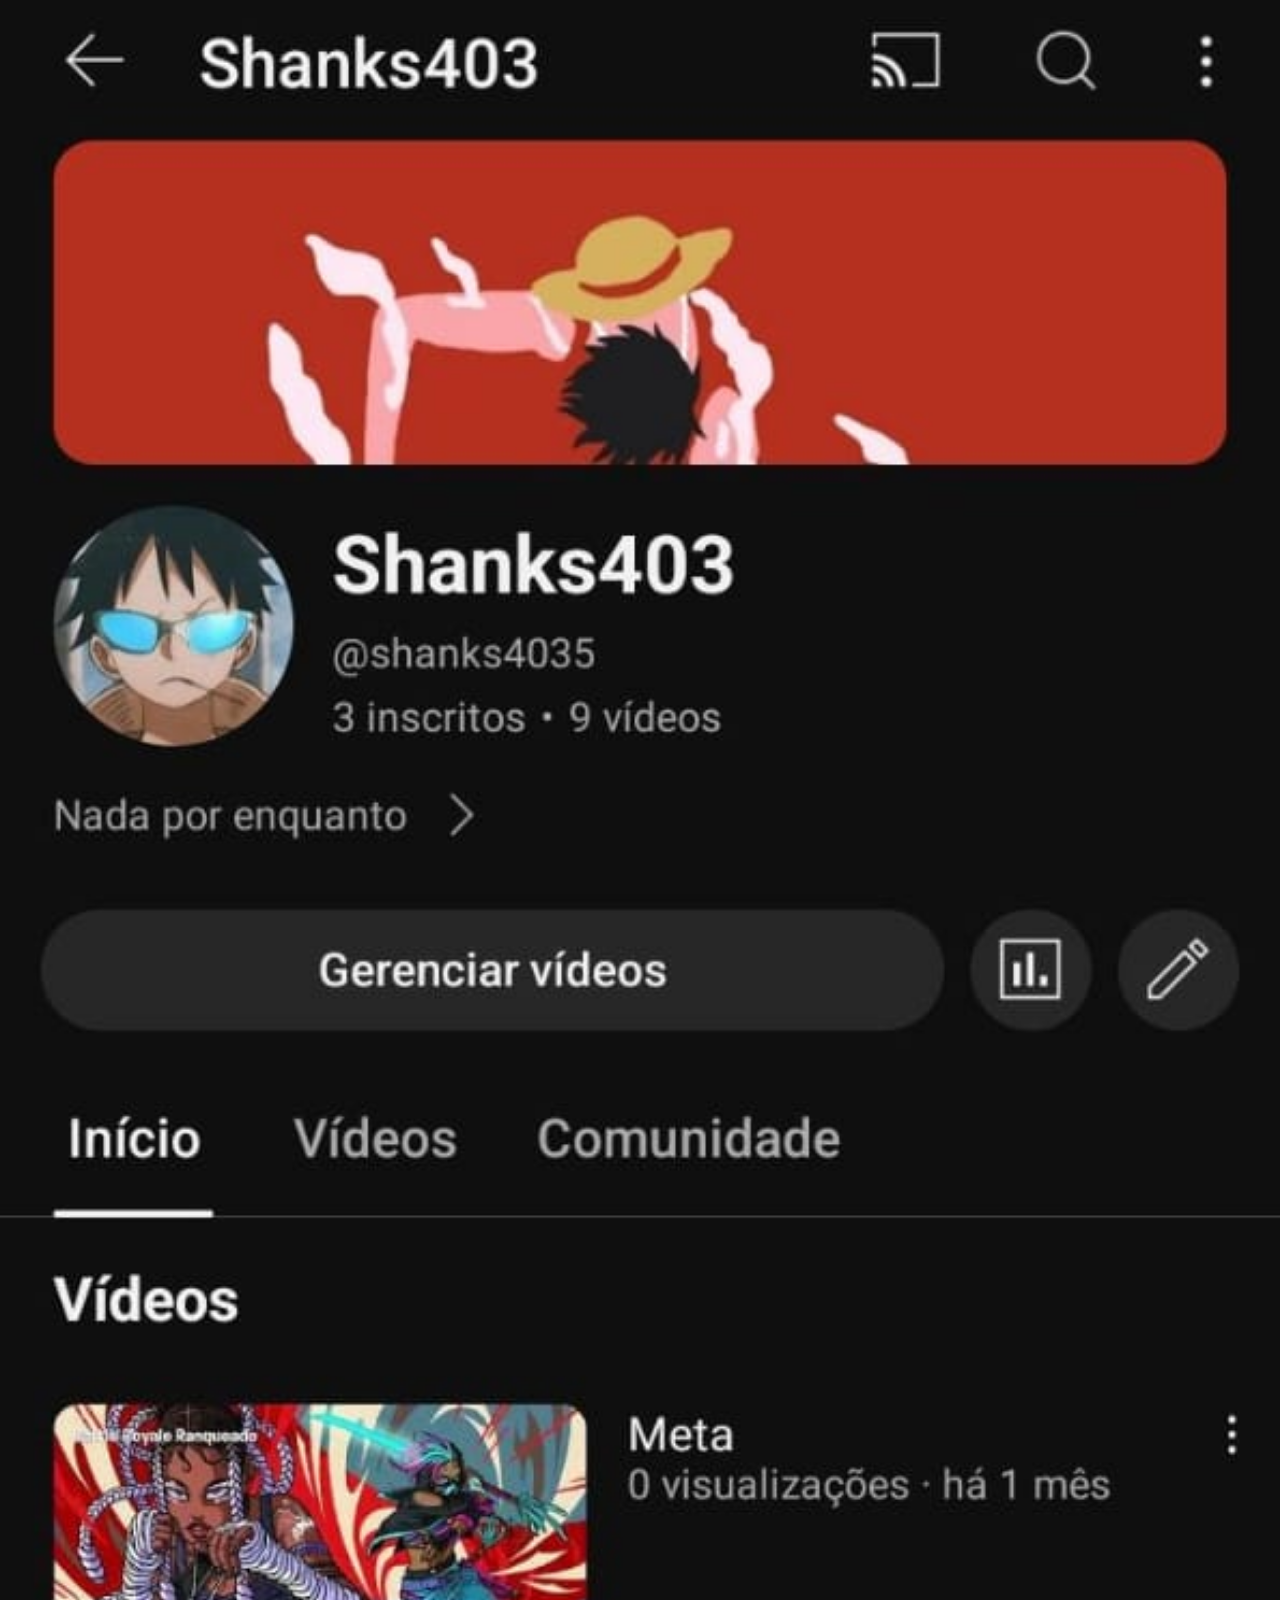
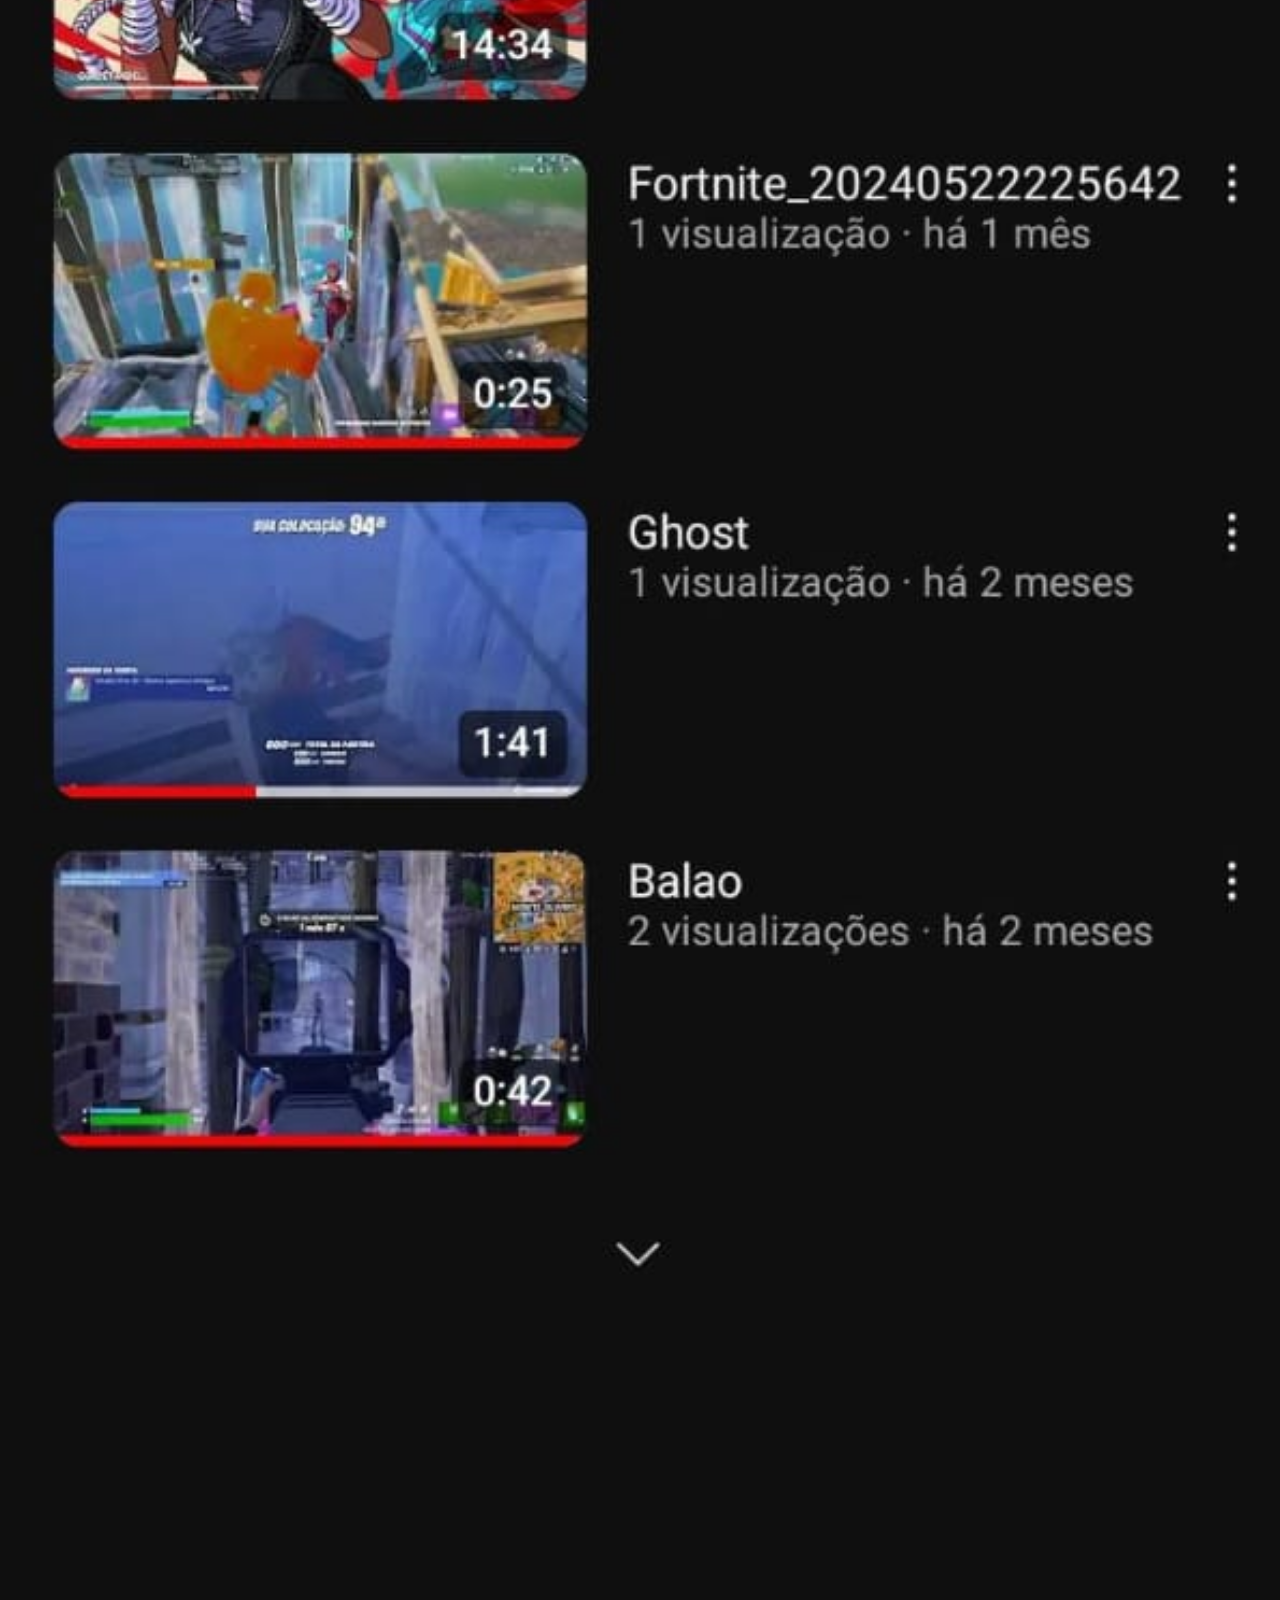
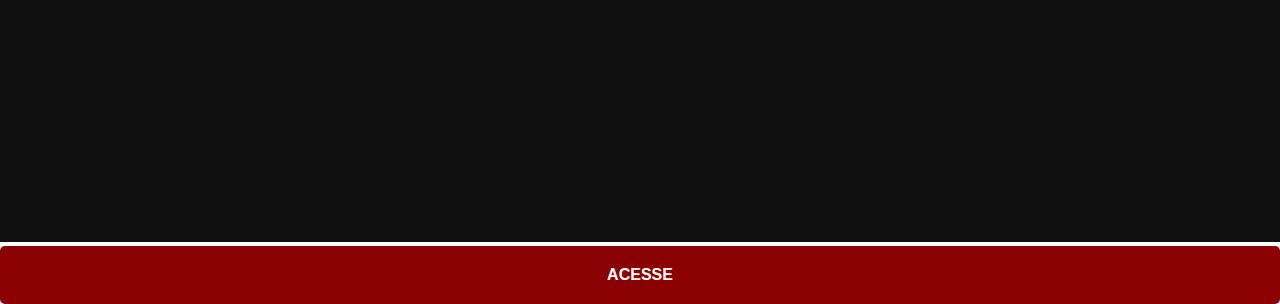
<file: paginas/youtube.html>
<!DOCTYPE html>
<html lang="pt-br">
<head>
    <meta charset="UTF-8">
    <meta name="viewport" content="width=device-width, initial-scale=1.0">
    <title>Youtube</title>
    <link rel="stylesheet" href="sociais.css">
</head>
<body>
    <img src="../imagens/youtube.jpg" alt="Youtube">
    <a href="https://www.youtube.com/channel/UCHRTH4RnA6X9HuKdpDhDwQQ" target="_blank">ACESSE</a>
</body>
</html>
</file>
<file: style.css>
@charset "UTF-8";

* {
    margin: 0px;
    padding: 0px;
}

body {
    background-image: url(imagens/fundo-madeira.jpg);
    background-size: cover;
    background-repeat: no-repeat;
}

body > section {
    width: 100%;
    height: 100%;
}

main {
    position: relative;
    height: 100vh;
}

section#celular {
    position: absolute;
    background: url(imagens/frame-iphone.png) no-repeat;
    background-size: cover;
    background-attachment: fixed;
    width: 311px;
    min-height: 627px;
    max-height: 627px;
    left: 50%;
    top: 50%;
    transform: translate(-50%, -50%);
}

iframe#tela {
    position: relative;
    top: 80px;
    left: 20px;
    height: 473px;
    width: 266px;
}

article.link {  
    text-align: right;
}

article.link img {
    display: inline-block;
    margin: 10px;
    width: 50px;
    border-radius: 50%;
    transition: transform 0.4s, border 1s;
    box-shadow: 1px 2px rgba(0, 0, 0, 0.404);
    box-sizing: border-box;
}

img.circulo:hover {
    transform: translate(-5px, -5px);
    box-shadow: 1px 5px 5px rgba(0, 0, 0, 0.39);
    border: 1px solid white;
}
</file>
<file: paginas/sociais.css>
@charset "UTF-8";

* {
    margin: 0px;
    padding: 0px;
    font-family: Arial, Helvetica, sans-serif;
}

::-webkit-scrollbar {
    width: 0px;
    height: 0px;
}

img {
    width: 100vw;
}

a {
    display: block;
    background-color: darkred;
    padding: 20px;
    color: white;
    font-weight: bolder;
    text-decoration: none;
    text-align: center;
    border-radius: 5px;
}

a:hover {
    background-color: red;
    text-decoration: underline;
}
</file>
